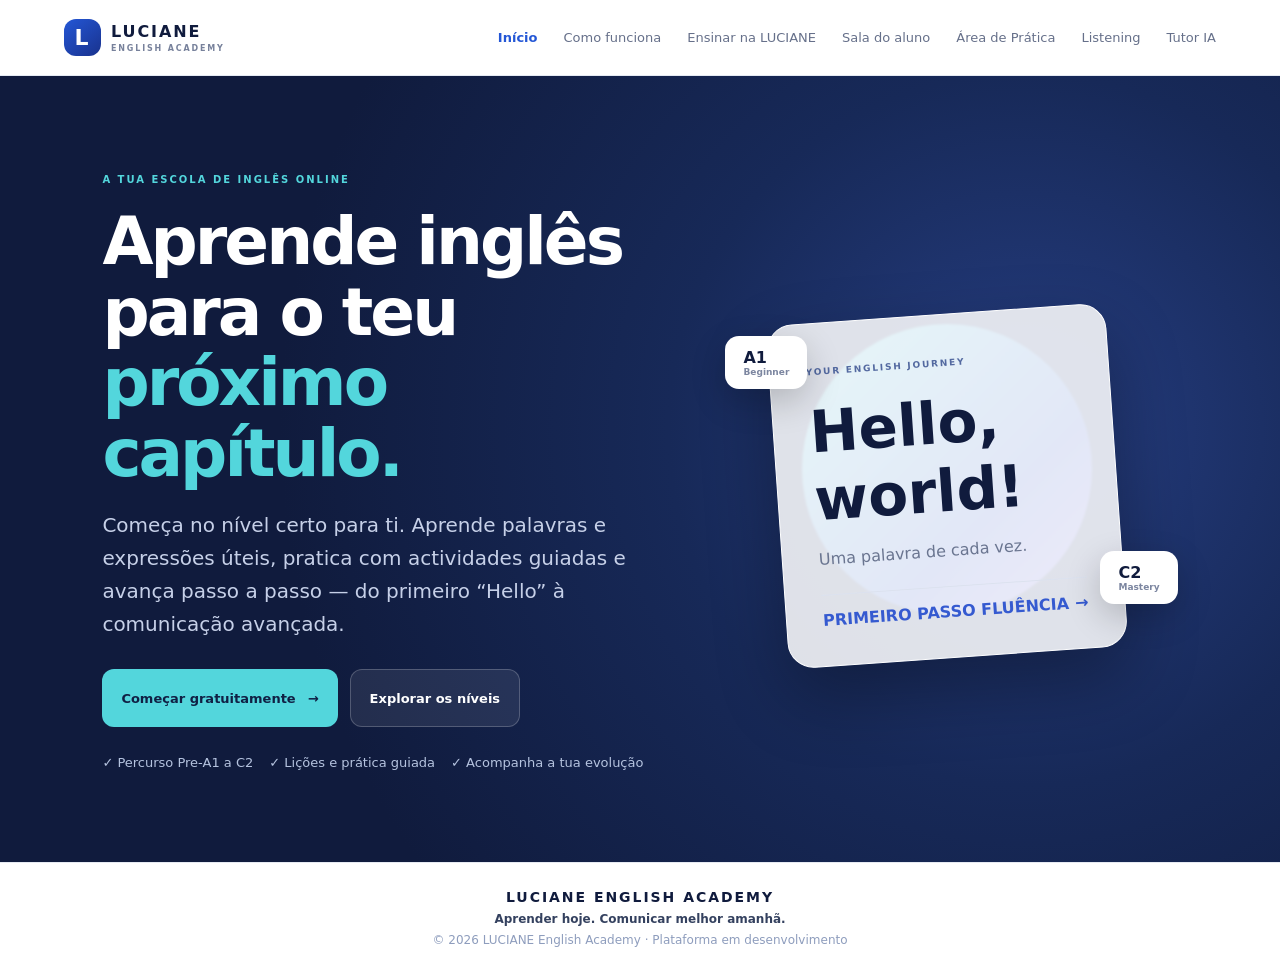
<file: index.html>
<!doctype html>
<html lang="pt"><head><meta charset="utf-8"><meta name="viewport" content="width=device-width,initial-scale=1"><meta name="theme-color" content="#101b3d"><meta name="description" content="LUCIANE English Academy — aprende inglês do Pre-A1 ao C2."><link rel="icon" href="./icon.svg" type="image/svg+xml"><link rel="stylesheet" href="./styles.css?v=656093"><title>LUCIANE English Academy</title><script>window.onRecaptchaLoad=function(){window.dispatchEvent(new Event("luciane-recaptcha-ready"));if(window.LUCIANErenderCaptcha)window.LUCIANErenderCaptcha();};window.addEventListener("luciane-recaptcha-error",function(){var m=document.getElementById("authMessage");if(m){m.textContent="O Google reCAPTCHA não conseguiu carregar. Verifica a chave e o domínio autorizado.";m.classList.add("error");}});</script><script src="https://www.google.com/recaptcha/enterprise.js?onload=onRecaptchaLoad&render=explicit" async defer onerror="window.dispatchEvent(new Event('luciane-recaptcha-error'))"></script><script id="wix-site-script" src="https://manage.wix.com/_api/headless-business-setup/v1/headless-business/site-script.js" data-client-id="f8571350-5712-4ad7-96fd-daf47f1cadb1" async></script></head><body>
<header class="topbar"><a class="brand" href="#inicio"><span class="brandmark">L</span><span>LUCIANE<small>ENGLISH ACADEMY</small></span></a><button class="menu" id="menu" type="button" aria-label="Abrir menu" aria-expanded="false">☰</button><nav id="nav"><a href="#inicio" class="active">Início</a><a href="#como-funciona">Como funciona</a><a href="#professor">Ensinar na LUCIANE</a><a href="#sala" data-private="true">Sala do aluno</a><a href="./practice-zone.html">Área de Prática</a><a href="./listening.html">Listening</a><a href="./tutor.html">Tutor IA</a></nav><a class="member-chip" id="memberNav" href="#conta" hidden><span class="member-dot"></span><span id="memberNavName">Minha conta</span></a></header>
<main><section id="inicio" class="hero"><div class="hero-copy"><span class="eyebrow">A TUA ESCOLA DE INGLÊS ONLINE</span><h1>Aprende inglês para o teu <em>próximo capítulo.</em></h1><p>Começa no nível certo para ti. Aprende palavras e expressões úteis, pratica com actividades guiadas e avança passo a passo — do primeiro “Hello” à comunicação avançada.</p><div class="actions"><a class="btn primary" href="#conta" id="heroJoin">Começar gratuitamente <b>→</b></a><a class="btn ghost" href="#cursos">Explorar os níveis</a></div><div class="trust"><span>✓ Percurso Pre-A1 a C2</span><span>✓ Lições e prática guiada</span><span>✓ Acompanha a tua evolução</span></div></div><div class="hero-art"><div class="orb"></div><div class="glass"><span class="tag">YOUR ENGLISH JOURNEY</span><strong>Hello, world!</strong><p>Uma palavra de cada vez.</p><div class="wave">PRIMEIRO PASSO <b>→</b> FLUÊNCIA</div></div><div class="float f1">A1 <small>Beginner</small></div><div class="float f2">C2 <small>Mastery</small></div></div></section>
<section id="memberDashboard" class="member-dashboard" hidden hidden><div class="member-dashboard-inner"><div><span class="eyebrow">ESPAÇO DO ALUNO</span><h2 id="dashboardWelcome">Bem-vindo à tua área.</h2><p>A tua sala de aula está pronta para continuar.</p></div><div class="dashboard-actions"><a class="btn primary" href="#aula" data-private="true">Entrar na sala de aula <b>→</b></a><a class="btn ghost" href="#progresso" data-private="true">Ver progresso</a></div></div></section><section id="sala" class="section student-room private-section" hidden><div class="section-head"><div><span class="eyebrow">ÁREA DE APRENDIZAGEM</span><h2>Sala do aluno</h2><p id="roomWelcome">Bem-vindo! Escolhe por onde queres continuar a aprender.</p></div><span class="pill">ÁREA PRIVADA</span></div><div class="room-grid"><a class="room-card" href="#cursos"><span>01</span><h3>Níveis</h3><p>Escolhe o teu nível de inglês, do Pre-A1 ao C2.</p><b>Explorar níveis →</b></a><a class="room-card" href="#aula"><span>02</span><h3>Aulas</h3><p>Entra nas lições organizadas de acordo com o teu nível.</p><b>Continuar aulas →</b></a><a class="room-card" href="#vocabulario"><span>03</span><h3>Exercícios</h3><p>Pratica o que aprendeste e testa os teus conhecimentos.</p><b>Praticar agora →</b></a><a class="room-card" href="#progresso"><span>04</span><h3>Progresso</h3><p>Acompanha os teus resultados e a tua evolução.</p><b>Ver progresso →</b></a><a class="room-card" href="./listening.html"><span>05</span><h3>Listening</h3><p>Treina a compreensão oral com aulas em áudio e materiais para ouvir e descarregar.</p><b>Ouvir inglês →</b></a></div></section><section class="section how-section" id="como-funciona" hidden><div class="section-head"><div><span class="eyebrow">A TUA EXPERIÊNCIA</span><h2>Um percurso claro. Pequenos passos. Mais confiança.</h2><p>Explora o programa, escolhe o teu ponto de partida e desenvolve as tuas competências com uma rotina de aprendizagem guiada.</p></div><span class="pill">COMEÇA AO TEU RITMO</span></div><div class="how-grid"><article class="how-card"><span>01</span><h3>Cria a tua conta</h3><p>Regista-te gratuitamente e prepara o teu espaço pessoal de aprendizagem.</p></article><article class="how-card"><span>02</span><h3>Escolhe o teu nível</h3><p>Encontra o ponto de partida certo, do primeiro contacto com o inglês à proficiência.</p></article><article class="how-card"><span>03</span><h3>Entra na sala de aula</h3><p>Segue as lições, pratica, responde aos desafios e acompanha o teu progresso.</p></article></div><div class="how-cta"><div><strong>O teu próximo capítulo começa com uma palavra.</strong><p>Cria a tua conta para desbloquear a sala de aula.</p></div><a class="btn primary" href="#conta">Aderir às aulas <b>→</b></a></div></section><section class="section" id="cursos" class="section" hidden><div class="section-head"><div><span class="eyebrow">PERCURSO COMPLETO</span><h2>Encontra o teu nível e começa a avançar.</h2><p>Descobre o que vais aprender em cada etapa antes de te inscreveres. O teu percurso começa onde estás hoje.</p></div><span class="pill">7 níveis · CEFR</span></div><div class="levels"><button class="level selected" data-level="Pre-A1"><span>01</span><b>Pre-A1</b><small>Primeiros passos</small></button><button class="level" data-level="A1"><span>02</span><b>A1</b><small>Iniciante</small></button><button class="level" data-level="A2"><span>03</span><b>A2</b><small>Elementar</small></button><button class="level" data-level="B1"><span>04</span><b>B1</b><small>Intermédio</small></button><button class="level" data-level="B2"><span>05</span><b>B2</b><small>Intermédio superior</small></button><button class="level" data-level="C1"><span>06</span><b>C1</b><small>Avançado</small></button><button class="level" data-level="C2"><span>07</span><b>C2</b><small>Proficiência</small></button></div><div class="level-preview" id="levelPreview" aria-live="polite" hidden><div class="preview-copy"><span class="eyebrow" id="previewEyebrow">O TEU PONTO DE PARTIDA</span><h3 id="previewTitle">Pre-A1 · Primeiros passos</h3><p id="previewIntro">Começa do zero, ganha confiança e aprende a usar as tuas primeiras palavras em inglês.</p><div class="preview-columns"><div><h4>O que vais aprender</h4><ul id="previewTopics"></ul></div><div><h4>Como vais aprender</h4><ul id="previewMethod"></ul></div></div><p class="preview-note" id="previewNote">Explora o percurso e escolhe o nível que combina contigo.</p><a class="btn primary" id="previewCta" href="#conta">Criar conta e começar <b>→</b></a></div><div class="preview-side"><span class="preview-number" id="previewNumber">01</span><span class="pill">PERCURSO CEFR</span><p>Um passo de cada vez. Aprende, pratica e acompanha a tua evolução.</p></div></div></section>
<section id="aula" class="section classroom private-section" hidden hidden><div class="section-head"><div><span class="eyebrow">SALA DE AULA</span><h2 id="lessonTitle">Pre-A1 · Cumprimentos</h2><p id="lessonDesc">Aprende a cumprimentar e a apresentar-te.</p></div><span class="pill">LIÇÃO 01</span></div><div class="lesson-picker" id="lessonPicker" aria-label="Lições Pre-A1"><button class="lesson-tab active" data-lesson="0">01 · Cumprimentos</button><button class="lesson-tab" data-lesson="1">02 · Apresentações</button><button class="lesson-tab" data-lesson="2">03 · Na sala de aula</button></div><div class="lesson-progress-strip"><div><span class="eyebrow">PERCURSO DE APRENDIZAGEM</span><strong id="lessonStage">ETAPA 01 · COMPREENDER</strong></div><div class="lesson-stage-track"><span></span><span></span><span></span><span></span></div><small id="lessonStageCaption">Estuda a matéria antes de avançar para a prática.</small></div><div class="lesson-content-grid"><article class="lesson-card lesson-theory"><div class="lesson-block-head"><span class="lesson-icon">✦</span><div><span class="eyebrow">01 · OBJECTIVOS DE APRENDIZAGEM</span><h3>O que vais conseguir fazer</h3></div></div><p id="lessonObjective">No final desta aula, vais conseguir utilizar as expressões e estruturas apresentadas.</p><div class="lesson-outcomes" id="lessonOutcomes"><button type="button" class="lesson-action" id="understandLesson">Compreender</button><button type="button" class="lesson-action" id="applyLesson">Aplicar</button><button type="button" class="lesson-action" id="classroomLesson">Sala de aula</button></div></article><article class="lesson-card lesson-grammar"><div class="lesson-block-head"><span class="lesson-icon">Aa</span><div><span class="eyebrow">02 · EXPLICAÇÃO DA MATÉRIA</span><h3>Gramática em contexto</h3></div></div><p id="lessonGrammar">Estuda a regra, observa o exemplo e repete a estrutura.</p><div class="grammar-example" id="grammarExample">I am a student. — Eu sou estudante.</div></article><article class="lesson-card lesson-culture"><div class="lesson-block-head"><span class="lesson-icon">◎</span><div><span class="eyebrow">03 · INGLÊS E CONHECIMENTO GERAL</span><h3>Angola em perspectiva</h3></div></div><p id="lessonCulture">Aprende inglês com exemplos ligados à realidade angolana.</p><span class="fact-label">SABER + LÍNGUA</span></article></div><div class="lesson-grid"><article class="lesson-card vocab-card"><div class="lesson-top"><span class="lesson-icon">✦</span><span class="pill light">04 · VOCABULÁRIO ESSENCIAL</span></div><span class="eyebrow" id="wordType">EXPRESSÃO</span><h3 id="word">Hello!</h3><p class="translation" id="translation">Olá!</p><p class="pronunciation" id="pronunciation">Pronúncia aproximada: he-lôu</p><p class="lesson-example" id="example">Hello, Ana!</p><button class="sound" id="speak">▶ Ouvir pronúncia</button><div class="divider"></div><div class="lesson-nav"><button class="btn ghost" id="previous" disabled>← Anterior</button><button class="btn primary" id="next">Próxima palavra →</button></div></article><aside class="side-card"><span class="eyebrow">A TUA META NESTA LIÇÃO</span><h3 id="goalText">Comunicar desde o primeiro dia.</h3><p>Segue esta sequência para consolidar a aprendizagem:</p><ol class="lesson-checklist"><li>Estuda a explicação</li><li>Aprende e pronuncia as palavras</li><li>Revê os exemplos</li><li>Resolve os exercícios</li></ol><a class="btn primary lesson-practice-link" href="#vocabulario">Começar exercícios →</a><span class="micro">A pronúncia é reproduzida com a voz disponível no teu dispositivo.</span></aside></div></section>
<section id="vocabulario" class="section private-section" hidden hidden><div class="section-head"><div><span class="eyebrow">TREINO DIÁRIO</span><h2>Pratica o vocabulário</h2><p>Escolhe a tradução correcta para consolidar a aprendizagem.</p></div></div><div class="quiz"><div class="quiz-meta"><span class="pill light">MINI DESAFIO</span><span id="qcount">Pergunta 1 de 3</span></div><h3 id="question">O que significa “Hello”?</h3><p class="quiz-hint" id="quizHint">Escolhe uma resposta e verifica.</p><div class="answers" id="answers"></div><p id="feedback" aria-live="polite"></p><button class="btn primary" id="check" disabled>Verificar resposta</button></div>
 <div class="final-assessment" id="finalAssessment">
   <div class="final-assessment-heading"><span class="eyebrow">ETAPA FINAL · PRE-A1</span><h3>Avaliação final do nível</h3><p>15 questões sobre gramática, vocabulário, leitura e conhecimentos gerais de Angola. Responde sem consultar as lições. A aprovação exige pelo menos 70%.</p></div>
   <div id="finalAssessmentIntro"><div class="final-assessment-facts"><span>15 questões</span><span>Nota de 0 a 100%</span><span>Mínimo: 70%</span></div><button class="btn primary" id="startFinalAssessment">Começar avaliação →</button></div>
   <div id="finalAssessmentPanel" hidden><div class="quiz-meta"><span class="pill light">AVALIAÇÃO PRE-A1</span><span id="finalQuestionCount">Questão 1 de 15</span></div><p class="final-area" id="finalArea">COMPETÊNCIA</p><h3 id="finalQuestion"></h3><div class="answers" id="finalAnswers"></div><p class="quiz-hint" id="finalFeedback" aria-live="polite">Selecciona uma resposta para continuar.</p><button class="btn primary" id="finalNext" type="button" disabled>Próxima questão →</button></div>
   <div id="finalAssessmentResult" hidden><span class="eyebrow">RESULTADO FINAL</span><h3 id="finalResultTitle"></h3><strong class="final-score" id="finalScore">0%</strong><p id="finalResultText"></p><div class="final-review" id="finalReview"></div><div id="certificateActions" class="certificate-actions" hidden><h4>O teu certificado está disponível!</h4><p>Parabéns pela aprovação. Podes imprimir ou guardar o certificado em PDF.</p><button class="btn primary" type="button" id="printCertificate">Emitir certificado Pre-A1 →</button><p class="certificate-message" id="certificateMessage" aria-live="polite"></p></div><button class="btn primary" type="button" id="retryFinalAssessment">Repetir avaliação</button></div>
 </div></section>
<section id="progresso" class="section progress-section private-section" hidden hidden><div class="section-head"><div><span class="eyebrow">A TUA EVOLUÇÃO</span><h2>O progresso começa com um passo</h2><p>As tuas respostas ficam guardadas neste dispositivo, mesmo sem internet.</p></div></div><div class="progress-grid"><div class="progress-card"><span class="metric" id="done">0</span><small>Respostas correctas</small></div><div class="progress-card"><span class="metric" id="streak">0</span><small>Sequência de acertos</small></div><div class="progress-card"><span class="metric" id="words">0</span><small>Palavras praticadas</small></div></div><div class="save-note">⌁ <span id="saveStatus">Progresso guardado localmente neste dispositivo.</span></div></section>
<section id="conta" class="section account-section" hidden>
  <div class="section-head"><div><span class="eyebrow">ÁREA PESSOAL</span><h2>A tua conta LUCIANE</h2><p>Cria a tua conta ou entra para acompanhar a tua jornada de aprendizagem.</p></div><span class="pill">ACESSO SEGURO</span></div>
  <div class="account-layout">
    <div class="account-card" id="authPanel">
      <div id="authIntro"><h3 id="authHeading">Bem-vindo à LUCIANE</h3><p id="authDescription">Entra na tua conta ou cria uma nova para fazer parte da academia.</p></div>
      <form id="authForm">
        <div id="nameFields" class="form-row" hidden><label>Nome próprio<input id="memberFirstName" autocomplete="given-name" maxlength="80"></label><label>Apelido<input id="memberLastName" autocomplete="family-name" maxlength="80"></label></div>
        <label>Email<input id="memberEmail" type="email" autocomplete="email" required maxlength="254" placeholder="teuemail@exemplo.com"></label>
        <label>Palavra-passe<input id="memberPassword" type="password" autocomplete="current-password" required minlength="8" maxlength="128" placeholder="Mínimo de 8 caracteres"></label>
        <div id="captchaArea" class="captcha-area"><div id="recaptchaWidget"></div><small>Confirma que não és um robô para criares a tua conta.</small></div>
        <button class="btn primary form-submit" id="authSubmit" type="submit">Entrar</button>
      </form>
      <div id="verifyPanel" hidden><p>Enviámos um código de verificação para o teu email. Introduz o código para concluir o registo.</p><label>Código de verificação<input id="verifyCode" inputmode="numeric" autocomplete="one-time-code" maxlength="12"></label><button class="btn primary form-submit" id="verifySubmit" type="button">Verificar email</button></div>
      <div id="pendingPanel" hidden><p class="notice">A tua conta foi criada e aguarda aprovação do administrador. Receberás acesso quando a aprovação estiver concluída.</p></div>
      <p class="form-message" id="authMessage" aria-live="polite"></p>
      <button class="text-button" id="authToggle" type="button">Ainda não tens conta? Criar conta</button>
      <div class="guest-access">
        <div class="guest-access-rule"></div>
        <span class="eyebrow">ACESSO TEMPORÁRIO</span>
        <h4>Entrar como convidada</h4>
        <p>Recebeste um código privado? Introduz aqui para acederes à sala de aprendizagem durante 7 dias.</p>
        <form id="guestAccessForm">
          <label for="guestAccessCode">Código de acesso</label>
          <input id="guestAccessCode" type="text" autocomplete="one-time-code" maxlength="20" placeholder="Introduz o teu código" required>
          <button class="btn primary form-submit" type="submit" id="guestAccessSubmit">Validar acesso</button>
        </form>
        <p class="form-message" id="guestAccessMessage" aria-live="polite"></p>
      </div>
    </div>
    <div class="account-card profile-card" id="memberPanel" hidden>
      <span class="eyebrow">PERFIL DO ALUNO</span><h3 id="memberWelcome">Olá!</h3><p id="memberProfileEmail"></p><p>A tua aprendizagem continua disponível nesta plataforma. O progresso das lições já realizadas permanece guardado neste dispositivo.</p><button class="btn ghost" id="logoutButton" type="button">Terminar sessão</button>
    </div>
    <aside class="account-aside"><span class="lesson-icon">✦</span><h3>Uma conta. Uma jornada.</h3><p>Usa o mesmo acesso para te identificares na academia e, se tiveres experiência de ensino, apresentares uma candidatura a professor.</p><small>As palavras-passe são processadas pela autenticação segura Wix; não são guardadas pela LUCIANE English Academy.</small></aside>
  </div>
</section>
<section id="professor" class="section teacher-section" hidden>
  <div class="section-head"><div><span class="eyebrow">FAZ PARTE DA EQUIPA</span><h2>Ensina com a LUCIANE</h2><p>Estamos a construir uma comunidade de professores de inglês comprometidos com uma aprendizagem de qualidade.</p></div><span class="pill">CANDIDATURA</span></div>
  <div class="teacher-card">
    <div id="teacherLocked"><h3>Queres ensinar na LUCIANE?</h3><p>Entra ou cria uma conta para submeter a tua candidatura. Cada candidatura fica pendente até ser analisada pela administração.</p><a class="btn primary" href="#conta">Entrar ou criar conta</a></div>
    <form id="teacherForm" hidden>
      <div class="form-row"><label>Nome completo<input id="teacherName" required maxlength="120"></label><label>Email de contacto<input id="teacherEmail" type="email" required maxlength="254"></label></div>
      <div class="form-row"><label>Telefone / WhatsApp<input id="teacherPhone" type="tel" required maxlength="40"></label><label>Qualificações<input id="teacherQualification" required maxlength="240" placeholder="Certificados, formação, nível de inglês…"></label></div>
      <label>Experiência de ensino<textarea id="teacherExperience" required maxlength="2000" rows="3" placeholder="Descreve a tua experiência…"></textarea></label>
      <label>Motivação<textarea id="teacherMotivation" required maxlength="2000" rows="3" placeholder="Por que gostarias de ensinar na LUCIANE?"></textarea></label>
      <button class="btn primary" id="teacherSubmit" type="submit">Enviar candidatura</button><p class="form-message" id="teacherMessage" aria-live="polite"></p>
    </form>
  </div>
</section>
<section id="administracao" class="section admin-section" hidden hidden>
  <div class="section-head"><div><span class="eyebrow">GESTÃO DA ACADEMIA</span><h2>Centro de administração</h2><p>Ferramentas de gestão da LUCIANE English Academy.</p></div><span class="pill">ACESSO WIX</span></div>
  <div class="admin-notice"><span class="admin-lock">⌑</span><div><strong>Área reservada à administração</strong><p>Os controlos abaixo abrem o painel oficial Wix. É necessário iniciar sessão com uma conta que tenha permissões de administrador do site. A página pública não recebe nem guarda credenciais administrativas.</p></div></div>
  <div class="admin-grid">
    <article class="admin-card"><span class="admin-icon">✉</span><span class="eyebrow">RECRUTAMENTO</span><h3>Candidaturas a professor</h3><p>Consultar candidaturas, analisar qualificações e actualizar o estado de cada pedido.</p><a class="btn primary" href="https://manage.wix.com/dashboard/23cbe645-892e-47fd-a54a-a80ee66711d9/wix-cms/data/TeacherApplications" target="_blank" rel="noopener">Gerir candidaturas <b>↗</b></a></article>
    <article class="admin-card"><span class="admin-icon">▦</span><span class="eyebrow">CONTEÚDOS E DADOS</span><h3>Gestor de colecções</h3><p>Gerir as colecções CMS da academia, incluindo dados de candidaturas e futuros conteúdos.</p><a class="btn ghost" href="https://manage.wix.com/dashboard/23cbe645-892e-47fd-a54a-a80ee66711d9/wix-cms" target="_blank" rel="noopener">Abrir gestor CMS <b>↗</b></a></article>
  </div>
  <p class="admin-footnote">A aprovação de um professor ainda não concede automaticamente permissões de ensino. Essa atribuição será implementada com controlo de acesso no servidor, antes de disponibilizar turmas ou ferramentas docentes.</p>
</section></main>
<footer class="site-footer"><a class="footer-brand" href="#inicio"><strong>LUCIANE ENGLISH ACADEMY</strong></a><p>Aprender hoje. Comunicar melhor amanhã.</p><small>© 2026 LUCIANE English Academy · Plataforma em desenvolvimento</small></footer><script id="luciane-auth-fallback">(function(){window.__lucianeAppReady=false;window.addEventListener('error',function(e){var m=document.getElementById('authMessage');if(m&&!window.__lucianeAppReady){m.textContent='A aplicação encontrou um erro ao iniciar ('+(e.message||'JavaScript')+'). Actualiza a página; se continuar, envia esta mensagem ao suporte.';m.classList.add('error');}});document.addEventListener('click',function(e){var b=e.target.closest('#authToggle');if(!b||window.__lucianeAppReady)return;e.preventDefault();var f=document.getElementById('authForm'),n=document.getElementById('nameFields'),c=document.getElementById('captchaArea'),h=document.getElementById('authHeading'),d=document.getElementById('authDescription'),s=document.getElementById('authSubmit'),m=document.getElementById('authMessage');var registering=b.dataset.fallbackMode!=='register';b.dataset.fallbackMode=registering?'register':'login';if(n)n.hidden=!registering;if(c)c.hidden=!registering;if(h)h.textContent=registering?'Cria a tua conta LUCIANE':'Bem-vindo à LUCIANE';if(d)d.textContent=registering?'Preenche os dados para começares a tua jornada.':'Entra para aceder à tua área pessoal.';if(s)s.textContent=registering?'Criar conta':'Entrar';b.textContent=registering?'Já tens conta? Entrar':'Ainda não tens conta? Criar conta';if(m){m.textContent='';m.classList.remove('error');}});})();</script>
<script src="./app.js?v=20261125-loginfix4" defer></script>
<!-- LUCIANE NAVIGATION RECOVERY -->
<script>
(function(){
  function showSection(hash){
    var id=(hash||"#inicio").slice(1);
    var target=document.getElementById(id);
    if(["sala","aula","vocabulario","progresso"].indexOf(id)>=0){
      var member=document.getElementById("memberNav");
      if(!member || member.hidden){id="conta";hash="#conta";target=document.getElementById(id);}
    }
    document.querySelectorAll("main > section").forEach(function(section){section.hidden=section.id!==id;});
    if(!target || !target.matches("main > section")){
      document.querySelectorAll("main > section").forEach(function(section){section.hidden=section.id!=="inicio";});
    }
    document.querySelectorAll("#nav a").forEach(function(link){link.classList.toggle("active",link.getAttribute("href")===(hash||"#inicio"));});
    var nav=document.getElementById("nav");if(nav)nav.classList.remove("open");
    if(hash && location.hash!==hash)history.replaceState(null,"",hash);
    window.scrollTo(0,0);
  }
  document.addEventListener("click",function(event){
    var menu=event.target.closest("#menu");
    if(menu){event.preventDefault();event.stopImmediatePropagation();var nav=document.getElementById("nav");if(nav){var opened=!nav.classList.contains("open");nav.classList.toggle("open",opened);menu.setAttribute("aria-expanded",String(opened));menu.setAttribute("aria-label",opened?"Fechar menu":"Abrir menu");}return;}
    var link=event.target.closest("a[href^='#']");if(!link)return;
    var href=link.getAttribute("href");if(!href || !document.getElementById(href.slice(1)))return;
    event.preventDefault();showSection(href);
  },true);
  window.addEventListener("hashchange",function(){showSection(location.hash||"#inicio");});
  if(document.readyState==="loading")document.addEventListener("DOMContentLoaded",function(){showSection(location.hash||"#inicio");});
  else showSection(location.hash||"#inicio");
})();
</script>


</body></html>
</file>
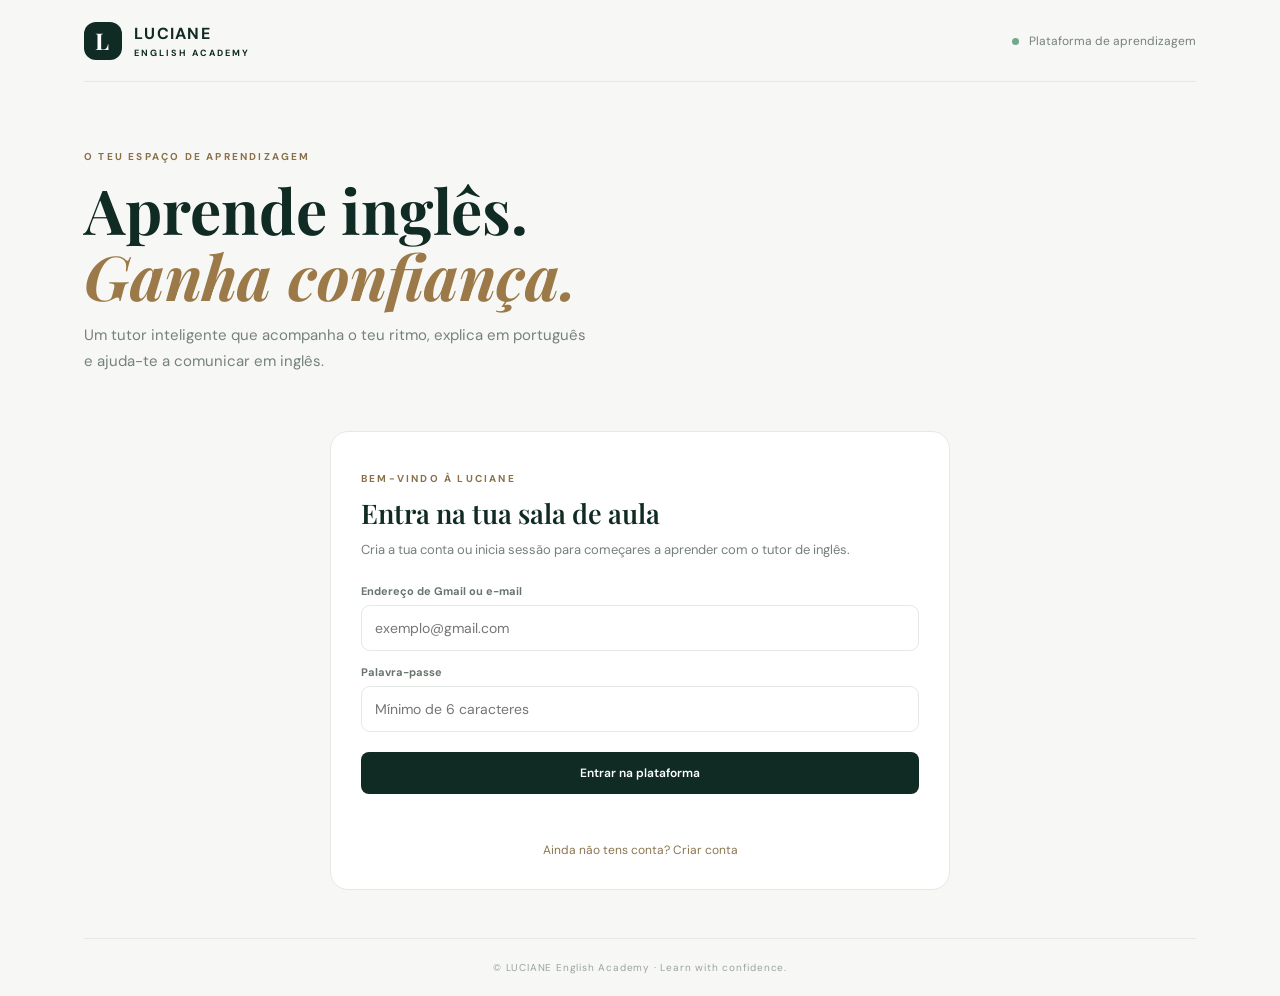
<file: tutor/index.html>
<!doctype html>
<html lang="pt">
<head>
  <meta charset="utf-8">
  <meta name="viewport" content="width=device-width, initial-scale=1">
  <meta name="theme-color" content="#102a24">
  <title>LUCIANE English Academy · AI Tutor</title>
  <link rel="stylesheet" href="./styles.css">
</head>
<body>
  <main class="shell">
    <header class="topbar">
      <a class="brand" href="#"><span class="brand-mark">L</span><span>LUCIANE <small>ENGLISH ACADEMY</small></span></a>
      <span class="status" id="status"><i></i> Plataforma de aprendizagem</span>
    </header>
    <section class="hero">
      <p class="eyebrow">O TEU ESPAÇO DE APRENDIZAGEM</p>
      <h1>Aprende inglês.<br><em>Ganha confiança.</em></h1>
      <p class="intro">Um tutor inteligente que acompanha o teu ritmo, explica em português e ajuda-te a comunicar em inglês.</p>
    </section>

    <section class="auth-panel" id="authPanel">
      <div class="auth-copy"><p class="eyebrow">BEM-VINDO À LUCIANE</p><h2 id="authTitle">Entra na tua sala de aula</h2><p>Cria a tua conta ou inicia sessão para começares a aprender com o tutor de inglês.</p></div>
      <form id="authForm">
        <label for="fullName" id="nameLabel" hidden>Nome completo</label>
        <input id="fullName" type="text" autocomplete="name" placeholder="O teu nome" hidden>
        <label for="email">Endereço de Gmail ou e-mail</label>
        <input id="email" type="email" autocomplete="email" placeholder="exemplo@gmail.com" required>
        <label for="password">Palavra-passe</label>
        <input id="password" type="password" autocomplete="current-password" placeholder="Mínimo de 6 caracteres" minlength="6" required>
        <button class="send auth-submit" id="authSubmit" type="submit">Entrar na plataforma</button>
        <p class="auth-error" id="authError" role="alert"></p>
      </form>
      <button class="auth-switch" id="authSwitch" type="button">Ainda não tens conta? Criar conta</button>
    </section>

    <section class="workspace" id="workspace" hidden>
      <aside class="settings">
        <div class="account-row"><span id="studentName">Aluno</span><button id="logout" class="clear">Sair</button></div>
        <h2>Personaliza a aula</h2>
        <label for="level">O teu nível</label>
        <select id="level">
          <option>Pre-A1 · Iniciante absoluto</option><option>A1 · Iniciante</option><option>A2 · Elementar</option><option selected>B1 · Intermédio</option><option>B2 · Intermédio superior</option><option>C1 · Avançado</option><option>C2 · Proficiência</option>
        </select>
        <label for="language">Idioma das explicações</label>
        <select id="language"><option value="pt">Português</option><option value="en">English</option></select>
        <div class="skill-title">Praticar</div>
        <div class="skills">
          <button class="skill active" data-mode="conversation">Conversação</button>
          <button class="skill" data-mode="grammar">Gramática</button>
          <button class="skill" data-mode="vocabulary">Vocabulário</button>
          <button class="skill" data-mode="writing">Escrita</button>
          <button class="skill" data-mode="listening">Compreensão oral</button>
        </div>
        <a class="arena-entry" href="./arena.html"><span>⚔</span><span><strong>ENGLISH WAR ARENA</strong><small>Treino intensivo · 6 campos de batalha</small></span><b>→</b></a>
        <div class="tip"><strong>Dica de aprendizagem</strong><p>Não tenhas medo de errar. Cada correcção é um passo em frente.</p></div>
      </aside>
      <section class="chat-panel">
        <div class="chat-head"><div><strong id="modeTitle">Conversação em inglês</strong><small id="modeSub">Pratica ao teu ritmo · Nível B1</small></div><button id="clear" class="clear">Nova aula ↗</button></div>
        <div id="messages" class="messages" aria-live="polite">
          <div class="message tutor"><span class="avatar">L</span><div><small>LUCIANE AI TUTOR</small><p>Hello! 👋 I'm your English tutor. Tell me about yourself or ask me anything. I can explain in Portuguese whenever you need.</p><p class="translation">Olá! Sou o teu tutor de inglês. Fala-me sobre ti ou pergunta o que quiseres.</p></div></div>
        </div>
        <div class="composer">
          <textarea id="prompt" rows="2" placeholder="Escreve a tua mensagem em inglês ou português..."></textarea>
          <div class="composer-actions"><button id="voice" class="icon-btn" title="Ditado por voz" aria-label="Ditado por voz">🎙</button><span id="hint">Enter para enviar · Shift + Enter para nova linha</span><button id="send" class="send">Enviar ↑</button></div>
        </div>
        <p class="disclaimer" id="disclaimer">As respostas são geradas pelo tutor de inteligência artificial.</p>
      </section>
    </section>
    <footer>© LUCIANE English Academy · Learn with confidence.</footer>
  </main>
  <script type="module" src="./app.js"></script>
</body>
</html>
</file>
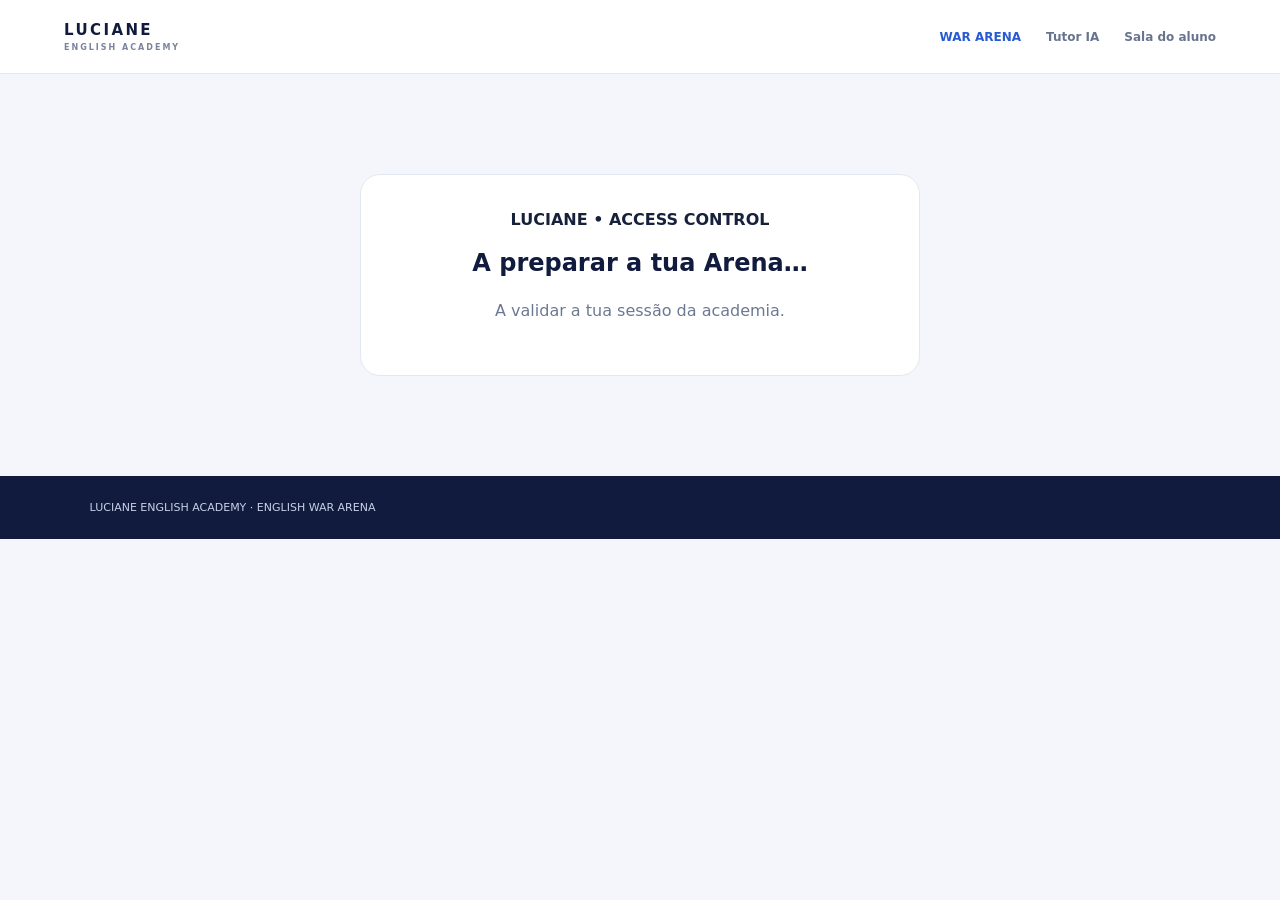
<file: arena.html>
<!doctype html><html lang="pt"><head><meta charset="utf-8"><meta name="viewport" content="width=device-width,initial-scale=1"><meta name="theme-color" content="#101b3d"><title>English War Arena | LUCIANE English Academy</title><link rel="stylesheet" href="./arena.css"><script id="wix-site-script" src="https://manage.wix.com/_api/headless-business-setup/v1/headless-business/site-script.js" data-client-id="f8571350-5712-4ad7-96fd-daf47f1cadb1" async></script></head><body>
<header class="top"><a class="brand" href="./index.html">LUCIANE<small>ENGLISH ACADEMY</small></a><nav><a class="current" href="./arena.html">WAR ARENA</a><a href="./tutor.html">Tutor IA</a><a href="./index.html#sala">Sala do aluno</a></nav></header>
<div id="checking" class="gate"><b>LUCIANE • ACCESS CONTROL</b><h2>A preparar a tua Arena…</h2><p>A validar a tua sessão da academia.</p></div><div id="loginGate" class="gate" hidden><b>ÁREA RESERVADA</b><h2>Entra na tua conta LUCIANE</h2><p>Usa a tua conta habitual da academia para entrar na zona de treino.</p><a class="cta" href="./index.html#conta">Entrar na minha conta</a></div>
<main id="app" hidden><section class="hero"><div><span class="eyebrow">DISCIPLINA • REPETIÇÃO • RESULTADOS</span><h1>ENGLISH<br><em>WAR ARENA</em></h1><p>Um campo de treino intensivo para compreender, falar, ler, escrever e dominar o inglês através da prática constante.</p><div class="hero-tags">01 ESCOLHE A PORTA　/　02 TREINA COM MÉTODO　/　03 SUPERA O TEU NÍVEL</div></div><div class="sigil">⚔<small>TRAIN HARD. SPEAK BETTER.</small></div></section>
<section id="intro" class="intro"><div><span class="eyebrow">A TUA ZONA DE COMBATE</span><h2>Escolhe o teu campo de treino.</h2><p>Cada tema abre uma sala própria com aprendizagem guiada, pronúncia, exemplos, leitura, desafios e testes cronometrados.</p></div><div class="points"><b id="totalPoints">0</b><small>PONTOS CONQUISTADOS</small></div></section>
<section id="doors" class="doors">
<button class="door adj" data-topic="adjectives"><small>01 / WORD CLASS</small><i>✦</i><h3>Adjectivos</h3><p>Descrever pessoas, lugares, emoções e situações com precisão.</p><b>ENTRAR NO TREINO　↗</b></button>
<button class="door noun" data-topic="nouns"><small>02 / WORD CLASS</small><i>▣</i><h3>Substantivos</h3><p>Nomes, plural, contáveis, incontáveis e contexto real.</p><b>ENTRAR NO TREINO　↗</b></button>
<button class="door pron" data-topic="pronouns"><small>03 / WORD CLASS</small><i>◉</i><h3>Pronomes</h3><p>Sujeito, objecto, possessivos, reflexivos e relativos.</p><b>ENTRAR NO TREINO　↗</b></button>
<button class="door verb" data-topic="verbs"><small>04 / WORD CLASS</small><i>↗</i><h3>Verbos</h3><p>Regulares e irregulares, tempos e construção de frases.</p><b>ENTRAR NO TREINO　↗</b></button>
<button class="door prep" data-topic="prepositions"><small>05 / WORD CLASS</small><i>⌖</i><h3>Preposições</h3><p>Tempo, lugar, movimento e relações entre palavras.</p><b>ENTRAR NO TREINO　↗</b></button>
<button class="door mix" data-topic="mixture"><small>06 / SPECIAL OPERATIONS</small><i>⚡</i><h3>The Mixture</h3><p>Operações mistas: interpretação, contexto, textos, correcção e raciocínio linguístico. Não é repetição dos módulos.</p><b>ENTRAR NA OPERAÇÃO　↗</b></button>
</section>
<section class="method"><span class="eyebrow">MÉTODO DE TREINO</span><div><p><b>01 · APRENDER</b>Significado, pronúncia, estrutura e formas de uso.</p><p><b>02 · APLICAR</b>Quatro exemplos contextualizados e frases próprias.</p><p><b>03 · INVESTIGAR</b>Textos para ler, localizar palavras e interpretar sentidos.</p><p><b>04 · COMBATER</b>Desafios, cronómetro, pontuação e revisão de erros.</p></div></section>
<section id="room" hidden><div class="room-head"><button id="back">← TODAS AS PORTAS</button><span class="eyebrow">LUCIANE WAR ARENA / TRAINING ROOM</span><h2 id="roomTitle"></h2><p id="roomDesc"></p><small id="roomCount"></small></div><div class="tabs"><button class="tab active" data-panel="learn">APRENDER</button><button class="tab" data-panel="practice">PRATICAR</button><button class="tab" data-panel="reading">LEITURA & CAÇA</button><button class="tab" data-panel="battle">TESTE DE GUERRA</button></div>
<div id="learn" class="panel"><div class="learn-grid"><article class="wordbox"><small>PALAVRA EM FOCO</small><h3 id="word"></h3><div class="pron"><span id="say"></span><button id="speak">▶ OUVIR</button></div><h4 id="meaning"></h4><p id="usage"></p><div id="examples"></div><footer class="word-nav"><button id="prev">← Anterior</button><span id="wordIndex"></span><button id="next">Seguinte →</button></footer></article><aside class="lesson"><small>MISSÃO DE DOMÍNIO</small><h3>Aprender para usar</h3><p id="mission"></p><div class="note">Lê os quatro exemplos em voz alta. Observa a estrutura e cria uma frase verdadeira sem consultar a tradução.</div></aside></div></div>
<div id="practice" class="panel" hidden><div class="panel-head"><div><small>PRECISION TRAINING</small><h3 id="practiceTitle">Meaning Challenge</h3><p id="practiceHelp">Escolhe a resposta correcta.</p></div><b id="timer">02:00</b></div><div class="challenge"><small id="qNo">DESAFIO 01</small><h3 id="question"></h3><div id="options" class="options"></div><p id="feedback"></p><button id="nextQuestion" class="cta">PRÓXIMO DESAFIO →</button><button id="clockStart" class="outline">INICIAR CRONÓMETRO</button></div><div class="drills"><button data-drill="meaning" class="active">SIGNIFICADO</button><button data-drill="usage">USO CORRECTO</button><button data-drill="gap">COMPLETAR FRASE</button><button data-drill="listening">OUVIR E IDENTIFICAR</button></div></div>
<div id="reading" class="panel" hidden><small>READING LAB</small><h3>Read. Search. Understand.</h3><p id="text" class="reading-text"></p><p class="muted">Missão: encontra a palavra indicada no texto.</p><h4 id="find"></h4><div id="hunt" class="options"></div><p id="huntFeedback"></p><h4 id="comprehension"></h4><div id="comprehensionOptions" class="options"></div></div>
<div id="battle" class="panel" hidden><div class="battle"><small>WAR MODE / TIME ATTACK</small><h3>Prova a tua resistência.</h3><p>Responde ao maior número de desafios em três minutos. Cada acerto soma pontos; os erros ficam para revisão.</p><div class="battle-stats"><div><b id="battleTime">03:00</b><small>TEMPO</small></div><div><b id="battleScore">0</b><small>PONTOS</small></div><div><b id="battleHits">0</b><small>ACERTOS</small></div></div><button id="startBattle" class="cta">INICIAR OPERAÇÃO</button></div><div id="battleQuestion" class="challenge" hidden><small id="battleRound"></small><h3 id="battlePrompt"></h3><div id="battleOptions" class="options"></div><p id="battleFeedback"></p></div></div>
</section></main><footer class="sitefoot">LUCIANE ENGLISH ACADEMY · ENGLISH WAR ARENA</footer><script src="./arena.js" defer></script></body></html>
</file>
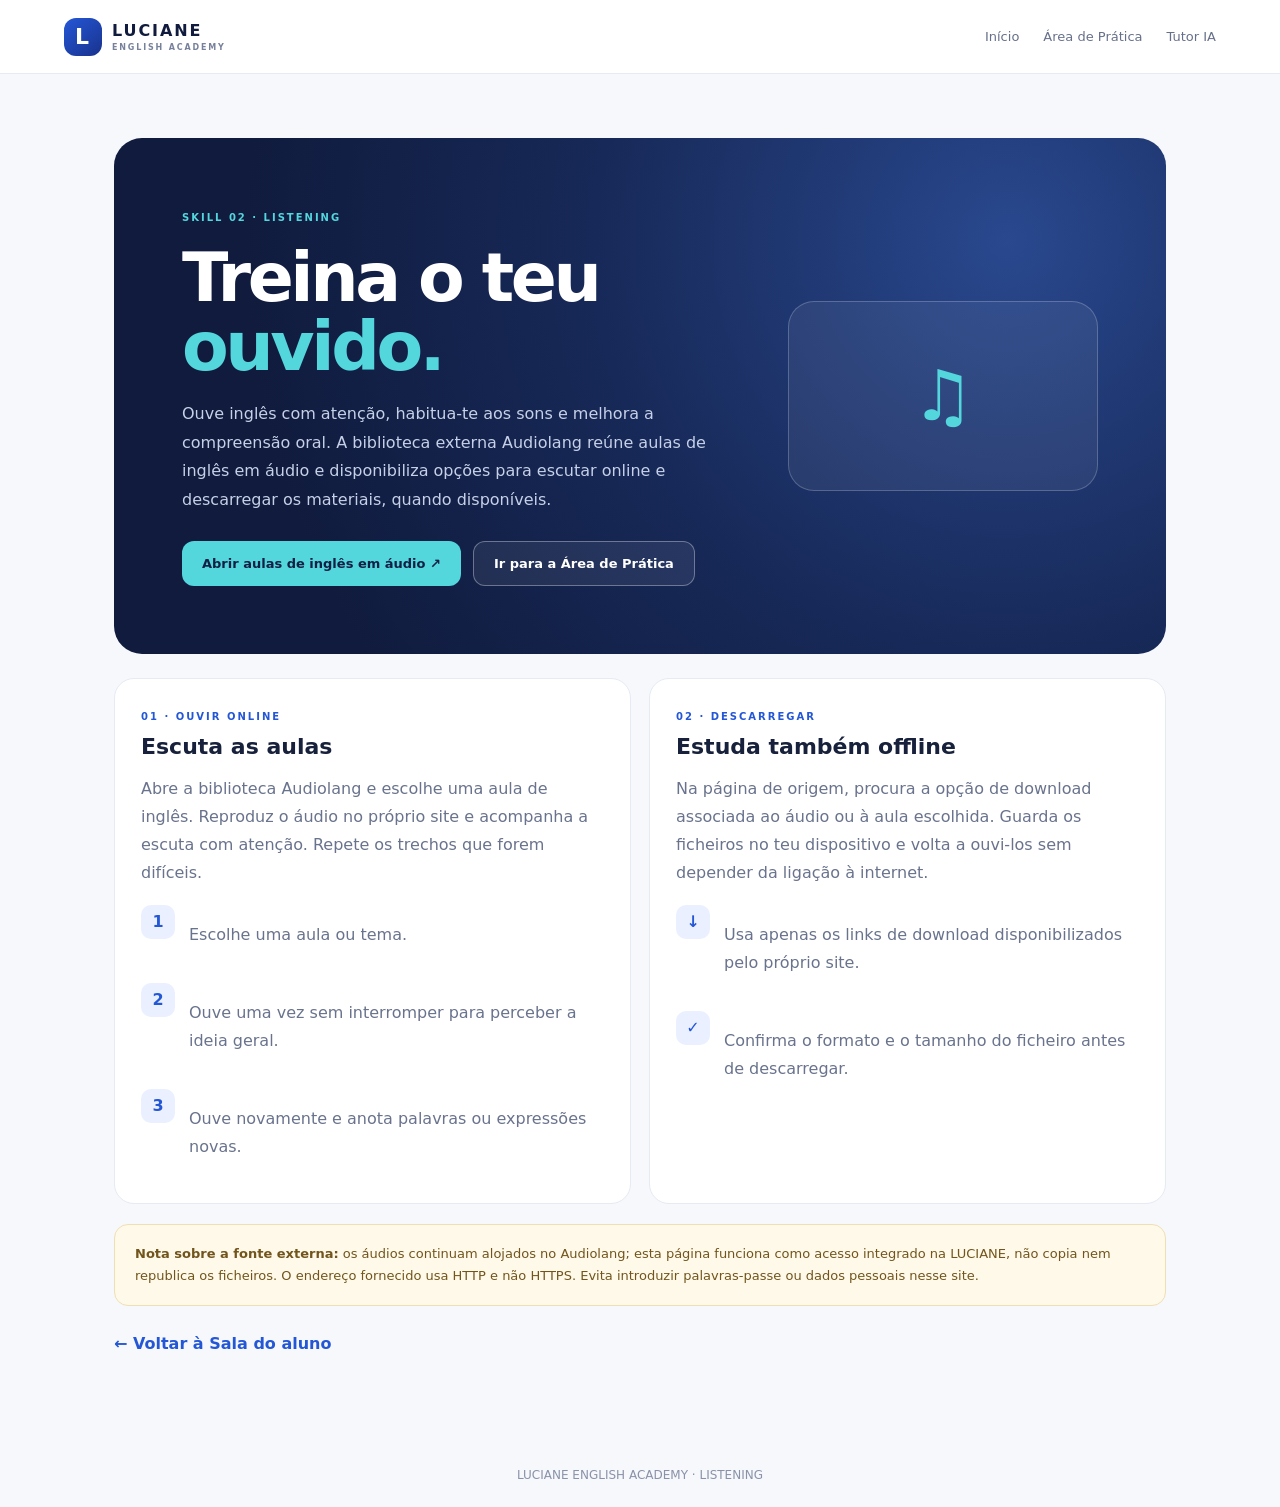
<file: listening.html>
<!doctype html>
<html lang="pt">
<head>
<meta charset="utf-8">
<meta name="viewport" content="width=device-width,initial-scale=1">
<meta name="theme-color" content="#101b3d">
<meta name="description" content="LUCIANE English Academy — Listening: aulas de inglês em áudio para ouvir e estudar.">
<title>Listening | LUCIANE English Academy</title>
<style>
:root{--navy:#101b3d;--blue:#2457d6;--cyan:#53d6dc;--ink:#18213b;--muted:#69738d;--paper:#f6f8fc;--line:#e5eaf3}
*{box-sizing:border-box}body{margin:0;background:var(--paper);color:var(--ink);font-family:Inter,system-ui,-apple-system,"Segoe UI",sans-serif}
header{height:74px;background:#fff;border-bottom:1px solid var(--line);display:flex;align-items:center;justify-content:space-between;padding:0 max(5vw,22px)}
.brand{display:flex;align-items:center;gap:10px;color:var(--navy);text-decoration:none;font-weight:900;letter-spacing:.12em}.mark{width:38px;height:38px;border-radius:12px;background:linear-gradient(140deg,var(--blue),#19328d);color:#fff;display:grid;place-items:center;font-size:22px}.brand small{display:block;font-size:8px;letter-spacing:.23em;color:#77819b;margin-top:3px}
nav{display:flex;gap:24px}nav a{color:#66708a;text-decoration:none;font-size:13px}
main{max-width:1100px;margin:auto;padding:64px 24px 90px}.eyebrow{font-size:10px;letter-spacing:.2em;font-weight:800;color:var(--blue)}
.hero{background:radial-gradient(circle at 85% 20%,#29488e,#172958 42%,var(--navy) 78%);color:#fff;border-radius:28px;padding:clamp(30px,6vw,68px);display:grid;grid-template-columns:1.3fr .7fr;gap:30px;align-items:center}
h1{font-size:clamp(42px,6vw,68px);line-height:1.02;letter-spacing:-.05em;margin:18px 0}h1 em{font-style:normal;color:var(--cyan)}.hero p{color:#c6d0e8;line-height:1.8;max-width:620px}
.sound-art{height:190px;border:1px solid #ffffff35;border-radius:26px;background:#ffffff10;display:grid;place-items:center;font-size:70px;color:var(--cyan)}
.actions{display:flex;flex-wrap:wrap;gap:12px;margin-top:26px}.btn{display:inline-flex;align-items:center;justify-content:center;padding:14px 20px;border-radius:12px;text-decoration:none;font-size:13px;font-weight:800}.primary{background:var(--cyan);color:#102044}.secondary{border:1px solid #ffffff55;color:#fff;background:#ffffff12}
.content{display:grid;grid-template-columns:1fr 1fr;gap:18px;margin-top:24px}.card{background:#fff;border:1px solid var(--line);border-radius:20px;padding:26px}.card h2{font-size:22px;margin:10px 0}.card p{color:var(--muted);line-height:1.75}.step{display:flex;gap:14px;margin-top:18px}.num{flex:0 0 34px;height:34px;border-radius:10px;background:#eaf0ff;color:var(--blue);display:grid;place-items:center;font-weight:900}
.notice{margin-top:20px;padding:18px 20px;border:1px solid #f0dfb3;background:#fff9e9;border-radius:14px;color:#71551c;font-size:13px;line-height:1.7}.back{display:inline-block;margin-top:28px;color:var(--blue);font-weight:800;text-decoration:none}
footer{text-align:center;color:#8992a8;font-size:12px;padding:25px}
@media(max-width:720px){header{height:auto;min-height:68px;gap:12px}nav{gap:12px}nav a{font-size:11px}.hero{grid-template-columns:1fr}.sound-art{height:120px}.content{grid-template-columns:1fr}main{padding:28px 16px 60px}}
</style>
</head>
<body>
<header><a class="brand" href="./index.html"><span class="mark">L</span><span>LUCIANE<small>ENGLISH ACADEMY</small></span></a><nav><a href="./index.html">Início</a><a href="./practice-zone.html">Área de Prática</a><a href="./tutor.html">Tutor IA</a></nav></header>
<main>
<section class="hero">
<div><span class="eyebrow" style="color:var(--cyan)">SKILL 02 · LISTENING</span><h1>Treina o teu <em>ouvido.</em></h1><p>Ouve inglês com atenção, habitua-te aos sons e melhora a compreensão oral. A biblioteca externa Audiolang reúne aulas de inglês em áudio e disponibiliza opções para escutar online e descarregar os materiais, quando disponíveis.</p><div class="actions"><a class="btn primary" href="http://audiolang.info/pt/aulas-de-ingles-em-audio-escute-online/" target="_blank" rel="noopener noreferrer">Abrir aulas de inglês em áudio ↗</a><a class="btn secondary" href="./practice-zone.html">Ir para a Área de Prática</a></div></div>
<div class="sound-art" aria-hidden="true">♫</div>
</section>
<section class="content">
<article class="card"><span class="eyebrow">01 · OUVIR ONLINE</span><h2>Escuta as aulas</h2><p>Abre a biblioteca Audiolang e escolhe uma aula de inglês. Reproduz o áudio no próprio site e acompanha a escuta com atenção. Repete os trechos que forem difíceis.</p><div class="step"><span class="num">1</span><p>Escolhe uma aula ou tema.</p></div><div class="step"><span class="num">2</span><p>Ouve uma vez sem interromper para perceber a ideia geral.</p></div><div class="step"><span class="num">3</span><p>Ouve novamente e anota palavras ou expressões novas.</p></div></article>
<article class="card"><span class="eyebrow">02 · DESCARREGAR</span><h2>Estuda também offline</h2><p>Na página de origem, procura a opção de download associada ao áudio ou à aula escolhida. Guarda os ficheiros no teu dispositivo e volta a ouvi-los sem depender da ligação à internet.</p><div class="step"><span class="num">↓</span><p>Usa apenas os links de download disponibilizados pelo próprio site.</p></div><div class="step"><span class="num">✓</span><p>Confirma o formato e o tamanho do ficheiro antes de descarregar.</p></div></article>
</section>
<div class="notice"><strong>Nota sobre a fonte externa:</strong> os áudios continuam alojados no Audiolang; esta página funciona como acesso integrado na LUCIANE, não copia nem republica os ficheiros. O endereço fornecido usa HTTP e não HTTPS. Evita introduzir palavras-passe ou dados pessoais nesse site.</div>
<a class="back" href="./index.html#sala">← Voltar à Sala do aluno</a>
</main>
<footer>LUCIANE ENGLISH ACADEMY · LISTENING</footer>
</body></html>
</file>
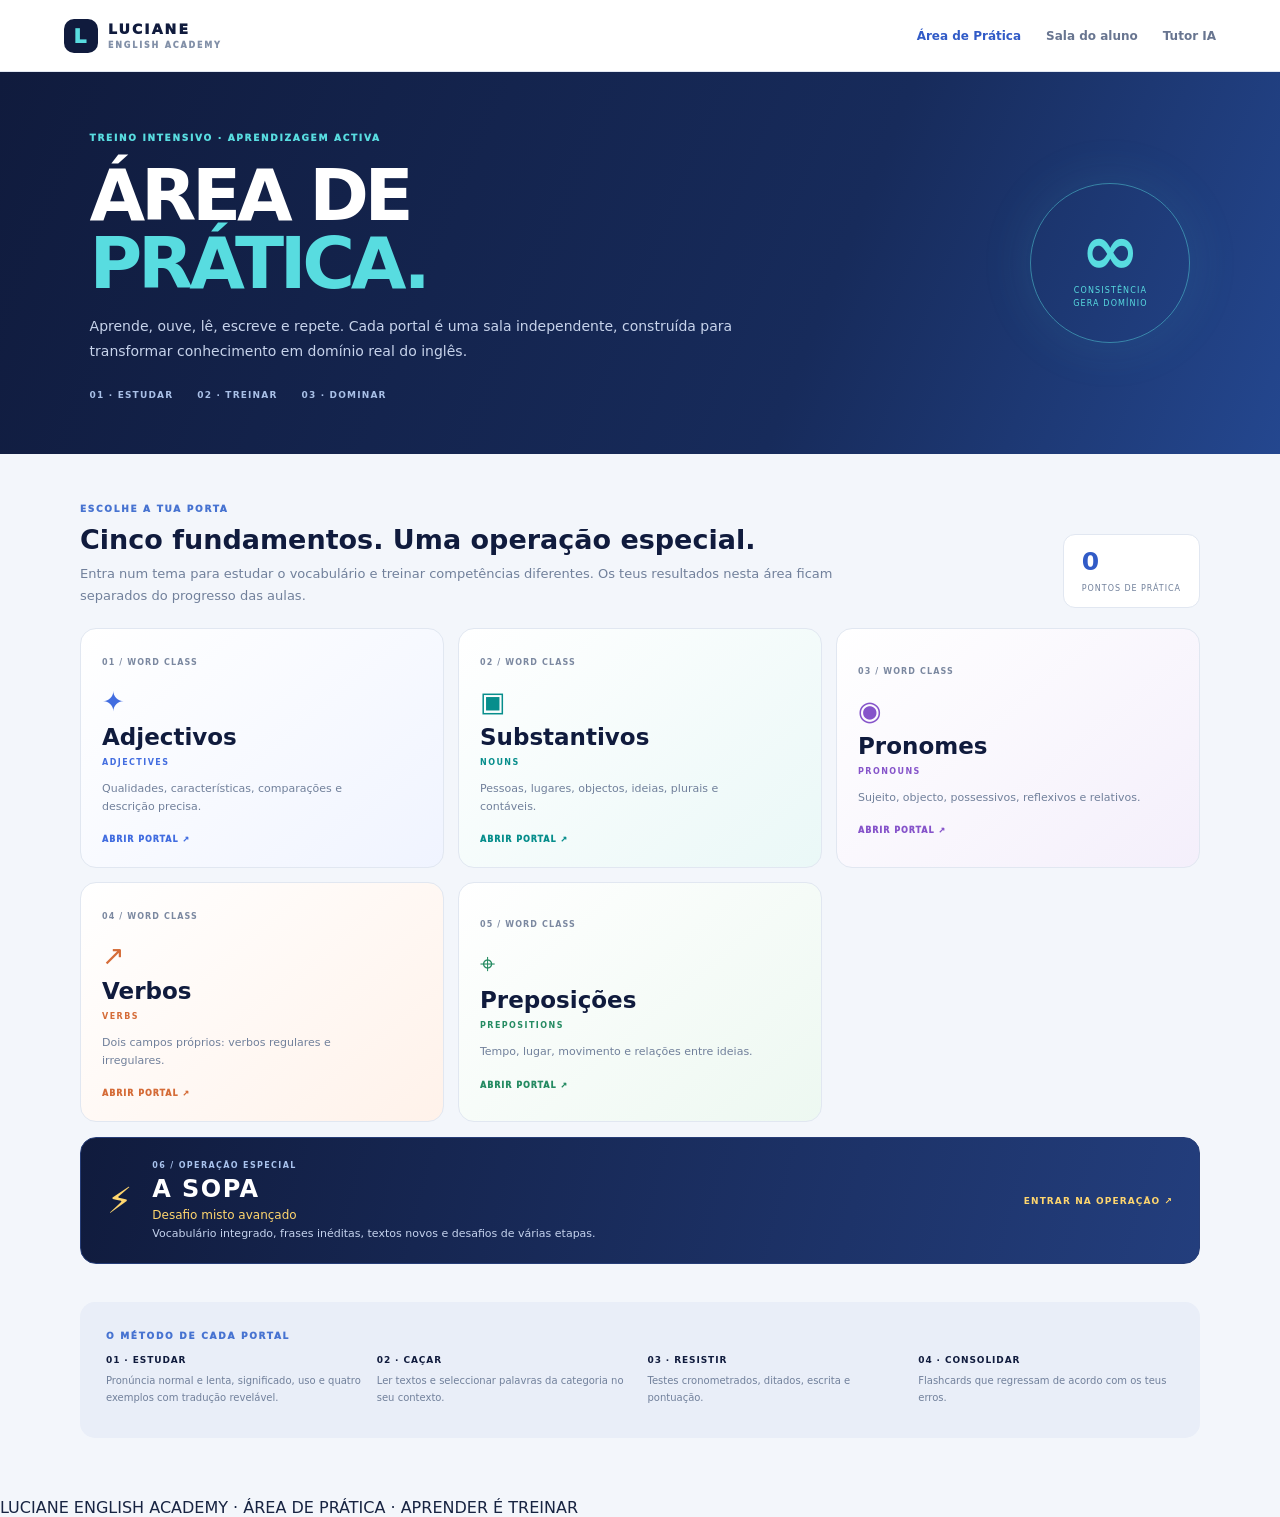
<file: practice-zone.html>
<!doctype html><html lang="pt"><head><meta charset="utf-8"><meta name="viewport" content="width=device-width,initial-scale=1"><meta name="theme-color" content="#101b3d"><meta name="description" content="Área de Prática LUCIANE English Academy: treino intensivo de vocabulário, leitura, escuta e escrita."><title>Área de Prática | LUCIANE English Academy</title><link rel="stylesheet" href="./practice-zone.css"><script id="wix-site-script" src="https://manage.wix.com/_api/headless-business-setup/v1/headless-business/site-script.js" data-client-id="f8571350-5712-4ad7-96fd-daf47f1cadb1" async></script></head><body>
<header class="top"><a class="brand" href="./index.html"><span class="mark">L</span><span>LUCIANE<small>ENGLISH ACADEMY</small></span></a><nav><a class="selected" href="./practice-zone.html">Área de Prática</a><a href="./index.html#sala">Sala do aluno</a><a href="./tutor.html">Tutor IA</a></nav></header>

<main id="app"><section class="hero"><div><span class="eyebrow">TREINO INTENSIVO · APRENDIZAGEM ACTIVA</span><h1>ÁREA DE<br><em>PRÁTICA.</em></h1><p>Aprende, ouve, lê, escreve e repete. Cada portal é uma sala independente, construída para transformar conhecimento em domínio real do inglês.</p><div class="hero-line"><span>01 · ESTUDAR</span><span>02 · TREINAR</span><span>03 · DOMINAR</span></div></div><div class="hero-emblem"><b>∞</b><small>CONSISTÊNCIA<br>GERA DOMÍNIO</small></div></section>
<section class="hub-head"><div><span class="eyebrow">ESCOLHE A TUA PORTA</span><h2>Cinco fundamentos. Uma operação especial.</h2><p>Entra num tema para estudar o vocabulário e treinar competências diferentes. Os teus resultados nesta área ficam separados do progresso das aulas.</p></div><div class="score"><b id="totalScore">0</b><small>PONTOS DE PRÁTICA</small></div></section>
<section class="portals" id="portals">
<button class="portal p-adj" data-topic="adjectives"><span class="portal-num">01 / WORD CLASS</span><i>✦</i><h3>Adjectivos</h3><strong>ADJECTIVES</strong><p>Qualidades, características, comparações e descrição precisa.</p><span class="enter">ABRIR PORTAL ↗</span></button>
<button class="portal p-noun" data-topic="nouns"><span class="portal-num">02 / WORD CLASS</span><i>▣</i><h3>Substantivos</h3><strong>NOUNS</strong><p>Pessoas, lugares, objectos, ideias, plurais e contáveis.</p><span class="enter">ABRIR PORTAL ↗</span></button>
<button class="portal p-pron" data-topic="pronouns"><span class="portal-num">03 / WORD CLASS</span><i>◉</i><h3>Pronomes</h3><strong>PRONOUNS</strong><p>Sujeito, objecto, possessivos, reflexivos e relativos.</p><span class="enter">ABRIR PORTAL ↗</span></button>
<button class="portal p-verb" data-topic="verbs"><span class="portal-num">04 / WORD CLASS</span><i>↗</i><h3>Verbos</h3><strong>VERBS</strong><p>Dois campos próprios: verbos regulares e irregulares.</p><span class="enter">ABRIR PORTAL ↗</span></button>
<button class="portal p-prep" data-topic="prepositions"><span class="portal-num">05 / WORD CLASS</span><i>⌖</i><h3>Preposições</h3><strong>PREPOSITIONS</strong><p>Tempo, lugar, movimento e relações entre ideias.</p><span class="enter">ABRIR PORTAL ↗</span></button>
</section>
<button class="soup-door" id="soupDoor"><span class="soup-symbol">⚡</span><span><small>06 / OPERAÇÃO ESPECIAL</small><b>A SOPA</b><em>Desafio misto avançado</em><span>Vocabulário integrado, frases inéditas, textos novos e desafios de várias etapas.</span></span><strong>ENTRAR NA OPERAÇÃO ↗</strong></button>
<section class="promise"><span class="eyebrow">O MÉTODO DE CADA PORTAL</span><div><p><b>01 · ESTUDAR</b>Pronúncia normal e lenta, significado, uso e quatro exemplos com tradução revelável.</p><p><b>02 · CAÇAR</b>Ler textos e seleccionar palavras da categoria no seu contexto.</p><p><b>03 · RESISTIR</b>Testes cronometrados, ditados, escrita e pontuação.</p><p><b>04 · CONSOLIDAR</b>Flashcards que regressam de acordo com os teus erros.</p></div></section>
<section id="room" class="room" hidden><div class="room-title"><button id="back" class="back">← VOLTAR AOS PORTAIS</button><span class="eyebrow">LUCIANE / PRACTICE LAB</span><h2 id="roomName"></h2><p id="roomDescription"></p><div class="block-row"><label>Bloco de aprendizagem<select id="blockSelect"><option value="1">Bloco 1 · 40 unidades disponíveis</option><option value="2" disabled>Bloco 2 · 101–200 (por desbloquear)</option><option value="3" disabled>Bloco 3 · 201–300 (por desbloquear)</option><option value="4" disabled>Bloco 4 · 301–400 (por desbloquear)</option><option value="5" disabled>Bloco 5 · 401–500 (por desbloquear)</option></select></label><span id="libraryStatus">40 unidades disponíveis nesta fase</span></div></div>
<div id="verbTypes" class="verb-types" hidden><button class="active" data-verb="all">Todos os verbos</button><button data-verb="regular">Regulares</button><button data-verb="irregular">Irregulares</button></div>
<div class="modebar"><button class="mode active" data-mode="study">ESTUDAR PALAVRAS</button><button class="mode" data-mode="hunt">CAÇA-PALAVRAS</button><button class="mode" data-mode="timer">CRONÓMETRO</button><button class="mode" data-mode="dictation">DITADO</button><button class="mode" data-mode="review">FLASHCARDS</button></div>
<div id="studyPanel" class="panel"><div class="study-grid"><article class="word-card"><div class="word-meta"><span id="wordCategory">VOCABULARY</span><span id="wordPosition">01 / 10</span></div><h3 id="word"></h3><div class="pron-row"><span id="pronunciation"></span><button id="normalAudio">▶ NORMAL</button><button id="slowAudio">▶ LENTO</button></div><h4 id="meaning"></h4><p id="usage"></p><section class="forms-box"><div class="forms-head"><b>FORMAS E VARIAÇÕES</b><small>CONSULTA RÁPIDA</small></div><div id="wordForms" class="forms-grid"></div></section><div id="examples"></div><div class="record-row"><button id="record">● GRAVAR A MINHA VOZ</button><span id="recordStatus">Compara a tua pronúncia com o modelo.</span></div><audio id="recorded" controls hidden></audio><div class="word-controls"><button id="previous">← ANTERIOR</button><button id="known">JÁ DOMINO ✓</button><button id="next">SEGUINTE →</button></div></article><aside class="study-side"><span class="eyebrow">MISSÃO DE APRENDIZAGEM</span><h3>Não memorizes apenas. Aprende a usar.</h3><p>Lê a explicação, ouve a palavra em duas velocidades e estuda os quatro exemplos.</p><div class="tip">As traduções dos exemplos começam ocultas. Revela cada uma depois de tentares compreender a frase em inglês.</div><div class="progress-label"><span>DOMÍNIO DESTE BLOCO</span><b id="mastery">0%</b></div><div class="progress"><span id="masteryBar"></span></div><p id="masteryNote" class="small-note">As palavras dominadas ficam registadas apenas nesta área de prática.</p></aside></div></div>
<div id="huntPanel" class="panel" hidden><span class="eyebrow">ACTIVE READING</span><h3>Caça-Palavras Contextual</h3><p>Lê o texto e selecciona todas as palavras pertencentes à categoria deste portal. Cada escolha será verificada no contexto.</p><div id="huntText" class="hunt-text"></div><p id="huntInstruction" class="instruction"></p><button id="checkHunt" class="primary">VERIFICAR SELECÇÃO</button><p id="huntFeedback" class="feedback"></p></div>
<div id="timerPanel" class="panel" hidden><div class="timer-head"><div><span class="eyebrow">TIME ATTACK</span><h3>Modo Cronómetro</h3><p>Responde depressa, mas com precisão. Cada acerto vale pontos.</p></div><b id="countdown">01:00</b></div><div class="timer-card"><small id="timerQuestionNo">PRONTO PARA O DESAFIO?</small><h3 id="timerQuestion">Inicia o cronómetro para começar.</h3><div id="timerAnswers" class="answers"></div><p id="timerFeedback" class="feedback"></p><button id="startTimer" class="primary">INICIAR 60 SEGUNDOS</button></div><div class="timer-score">PONTOS <b id="timerScore">0</b>　·　ACERTOS <b id="timerHits">0</b></div></div>
<div id="dictationPanel" class="panel" hidden><span class="eyebrow">LISTENING & WRITING</span><h3>Treino de Escuta e Escrita</h3><p>Ouve uma das frases de exemplo e escreve-a exactamente como a ouves.</p><div class="dictation-card"><button id="playDictation" class="audio-large">▶ OUVIR FRASE</button><textarea id="dictationAnswer" rows="3" placeholder="Escreve aqui a frase que ouviste…"></textarea><button id="checkDictation" class="primary">CORRIGIR DITADO</button><p id="dictationFeedback" class="feedback"></p><button id="newDictation" class="secondary">NOVA FRASE</button></div></div>
<div id="reviewPanel" class="panel" hidden><span class="eyebrow">SPACED REPETITION</span><h3>Flashcards de Repetição Espaçada</h3><p>As palavras que falhas regressam primeiro. Marca se recordaste bem ou se precisas de repetir.</p><div class="flashcard"><small id="reviewCount"></small><h3 id="reviewWord">Sem cartões para rever.</h3><p id="reviewHint">Erra uma palavra nos desafios para a adicionar à revisão.</p><div id="reviewAnswer" hidden></div><button id="revealReview" class="primary">REVELAR RESPOSTA</button><div id="reviewActions" hidden><button id="reviewAgain" class="secondary">PRECISO DE REPETIR</button><button id="reviewGood" class="primary">JÁ SEI</button></div></div></div>
</section>
<section id="soupRoom" class="room soup-room" hidden>
<div class="soup-hero"><button id="soupBack" class="back">← VOLTAR AOS PORTAIS</button><div class="soup-hero-copy"><span class="eyebrow">LUCIANE · INTEGRATED LEARNING LAB</span><h2>A SOPA <span>THINK. CONNECT. MASTER.</span></h2><p>Laboratório de inglês com desafios progressivos. Escolhe o tema, o nível e a actividade. O que aprenderes hoje pode voltar a aparecer nos próximos exercícios.</p><div class="soup-stats"><div><b id="soupDone">0</b><small>DESAFIOS CONCLUÍDOS</small></div><div><b id="soupAccuracy">0%</b><small>PRECISÃO</small></div><div><b id="soupStreak">0</b><small>SEQUÊNCIA</small></div></div></div><div class="soup-orbit">SOUP<br><b>∞</b><small>LEARN BY<br>CONNECTING</small></div></div>
<div class="soup-dashboard">
<section class="soup-chooser"><div class="soup-section-title"><div><span class="eyebrow">01 / ESCOLHE O CONTEÚDO</span><h3>Que tema queres treinar?</h3><p>Podes focar uma matéria ou misturar os cinco temas.</p></div><span class="soup-step">01</span></div><div class="soup-topics" id="soupTopics">
<button class="soup-topic active" data-souptopic="all"><b>✦</b><span><strong>Todos os temas</strong><small>Desafio integrado</small></span></button>
<button class="soup-topic" data-souptopic="adjectives"><b>01</b><span><strong>Adjectivos</strong><small>Qualificar e comparar</small></span></button>
<button class="soup-topic" data-souptopic="nouns"><b>02</b><span><strong>Substantivos</strong><small>Nomear e classificar</small></span></button>
<button class="soup-topic" data-souptopic="pronouns"><b>03</b><span><strong>Pronomes</strong><small>Referência e substituição</small></span></button>
<button class="soup-topic" data-souptopic="verbs"><b>04</b><span><strong>Verbos</strong><small>Tempo, forma e acção</small></span></button>
<button class="soup-topic" data-souptopic="prepositions"><b>05</b><span><strong>Preposições</strong><small>Relações e contexto</small></span></button></div></section>
<section class="soup-chooser"><div class="soup-section-title"><div><span class="eyebrow">02 / DEFINE O DESAFIO</span><h3>Escolhe o nível</h3><p>A dificuldade aumenta com a tua evolução.</p></div><span class="soup-step">02</span></div><div class="soup-levels"><button class="soup-level active" data-souplevel="intermediate"><b>INTERMÉDIO</b><span>Compreender, aplicar e consolidar</span><small>Contextos claros · distracções moderadas</small></button><button class="soup-level" data-souplevel="advanced"><b>AVANÇADO</b><span>Analisar, corrigir e transferir conhecimento</span><small>Contextos complexos · escolhas próximas</small></button></div></section>
<section class="soup-chooser"><div class="soup-section-title"><div><span class="eyebrow">03 / ESCOLHE A ACTIVIDADE</span><h3>Como queres aprender?</h3><p>Alterna os formatos. Cada um treina uma competência diferente.</p></div><span class="soup-step">03</span></div><div class="soup-activities" id="soupActivities">
<button class="soup-activity active" data-soupactivity="meaning"><b>01</b><strong>Significado em contexto</strong><span>Reconhece a palavra certa e distingue opções semelhantes.</span><small>VOCABULÁRIO · COMPREENSÃO</small></button>
<button class="soup-activity" data-soupactivity="gap"><b>02</b><strong>Completar e justificar</strong><span>Preenche lacunas numa frase e explica a escolha.</span><small>GRAMÁTICA · APLICAÇÃO</small></button>
<button class="soup-activity" data-soupactivity="context"><b>03</b><strong>Detective de frases</strong><span>Escolhe a frase correcta e identifica o erro das restantes.</span><small>LEITURA · PRECISÃO</small></button>
<button class="soup-activity" data-soupactivity="translate"><b>04</b><strong>Tradução inteligente</strong><span>Passa do português para o inglês sem traduzir palavra por palavra.</span><small>TRADUÇÃO · PRODUÇÃO</small></button>
<button class="soup-activity" data-soupactivity="repair"><b>05</b><strong>Oficina de correcção</strong><span>Detecta e corrige erros de uso, concordância ou forma.</span><small>ANÁLISE · CORRECÇÃO</small></button>
<button class="soup-activity" data-soupactivity="recall"><b>06</b><strong>Memória em cadeia</strong><span>Recupera palavras e regras de desafios anteriores e usa-as de novo.</span><small>MEMÓRIA · TRANSFERÊNCIA</small></button>
</div></section>
<div class="soup-start-row"><div><b>O teu percurso é acumulativo.</b><span>Os erros alimentam a revisão; os acertos desbloqueiam desafios de transferência.</span></div><button id="startSoup" class="soup-start">COMEÇAR TREINO <span>↗</span></button></div>
<section id="soupExercise" class="soup-exercise" hidden><div class="soup-exercise-head"><div><span class="eyebrow" id="soupExerciseMeta">INTERMÉDIO · TODOS OS TEMAS</span><h3 id="soupExerciseTitle">Desafio de aprendizagem</h3></div><button id="soupChange" class="secondary">ALTERAR TREINO</button></div><div class="soup-progress"><span id="soupProgressBar"></span></div><div class="soup-question-card"><div class="soup-question-tags"><span id="soupTagTopic">TODOS OS TEMAS</span><span id="soupTagSkill">COMPREENSÃO</span><span id="soupTagLevel">INTERMÉDIO</span></div><h3 id="soupQuestion"></h3><p id="soupContext"></p><div id="soupChoices" class="soup-choices"></div><div id="soupWritten" hidden><input id="soupAnswer" autocomplete="off" placeholder="Escreve a tua resposta em inglês…"></div><div class="soup-actions"><button id="checkSoup" class="soup-start">VERIFICAR RESPOSTA</button><button id="newSoup" class="secondary" hidden>PRÓXIMO DESAFIO →</button></div><div id="soupFeedback" class="soup-feedback" aria-live="polite"></div><div id="soupLearning" class="soup-learning" hidden></div></div></section>
<section class="soup-memory"><div><span class="eyebrow">A APRENDIZAGEM NÃO RECOMEÇA DO ZERO</span><h3>O que aprendeste volta a trabalhar contigo.</h3><p>As palavras que falhaste regressam em novos exercícios. Os temas alternam e as frases mudam, para aprenderes a aplicar a regra — não apenas decorar a resposta.</p></div><div class="soup-memory-card"><b id="soupReviewCount">0</b><span>ITENS A REFORÇAR</span><small>Guardados neste dispositivo</small></div></section></div></section></main><footer>LUCIANE ENGLISH ACADEMY · ÁREA DE PRÁTICA · APRENDER É TREINAR</footer><script src="./practice-zone.js?v=20261125j" defer></script></body></html>
</file>
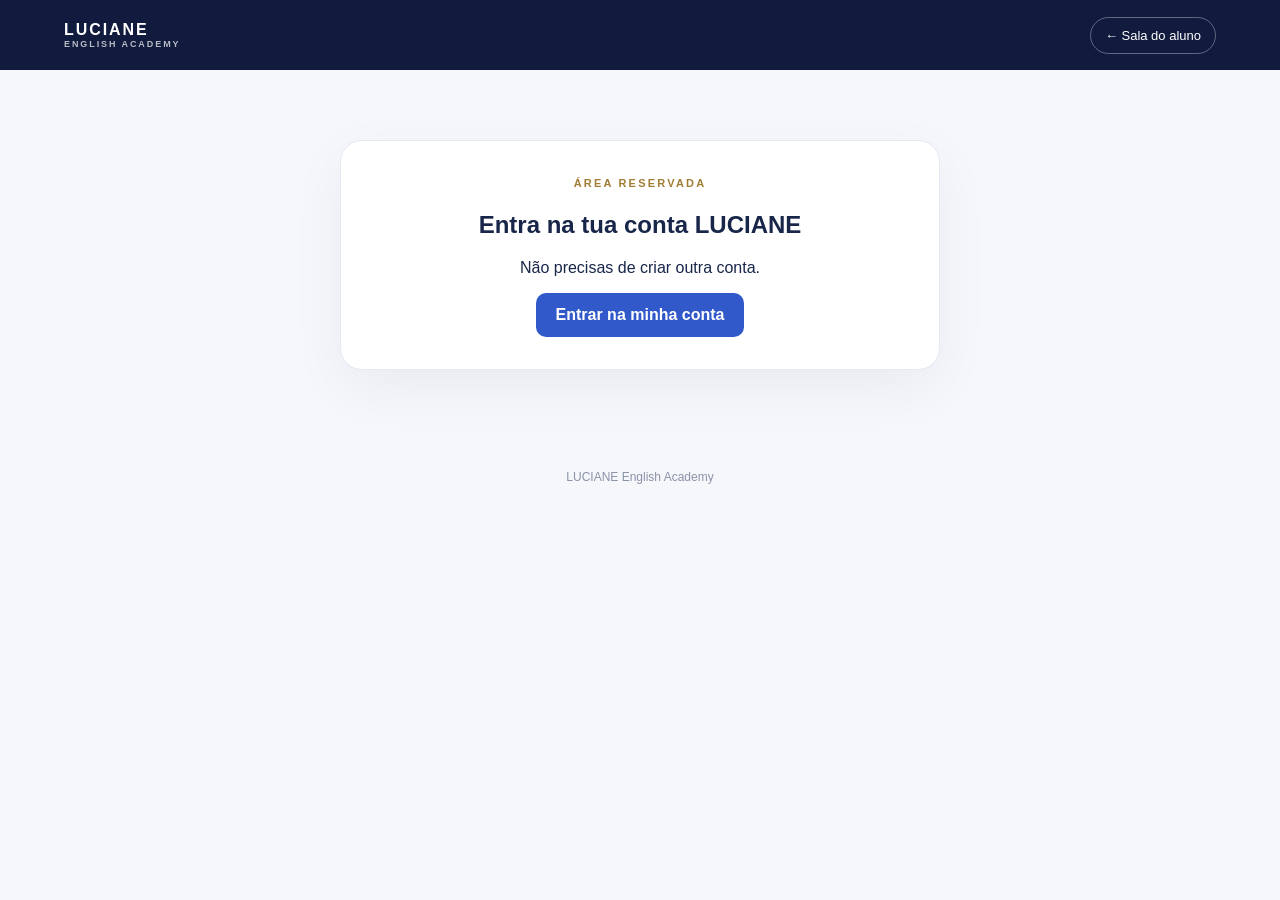
<file: tutor.html>
<!doctype html><html lang="pt"><head><meta charset="utf-8"><meta name="viewport" content="width=device-width,initial-scale=1"><meta name="theme-color" content="#101b3d"><title>Tutor IA · LUCIANE English Academy</title><style>
*{box-sizing:border-box}body{margin:0;background:#f5f7fb;color:#18264a;font-family:Inter,-apple-system,BlinkMacSystemFont,"Segoe UI",sans-serif}header{height:70px;background:#101b3d;color:white;display:flex;align-items:center;justify-content:space-between;padding:0 5vw}.brand{color:white;text-decoration:none;font-weight:800;letter-spacing:.12em}.brand small{display:block;font-size:9px;opacity:.7}header a:last-child{color:white;text-decoration:none;border:1px solid #ffffff55;border-radius:30px;padding:10px 14px;font-size:13px}main{max-width:980px;margin:42px auto;padding:0 18px}.eyebrow{font-size:11px;letter-spacing:.2em;font-weight:800;color:#a17d35}h1{font-size:clamp(30px,5vw,46px);color:#101b3d;margin:10px 0}.intro{color:#63708b;line-height:1.7}.panel,.gate{background:white;border:1px solid #e5e9f2;border-radius:22px;padding:clamp(18px,4vw,32px);margin-top:24px;box-shadow:0 18px 55px #101b3d0d}.gate{text-align:center;max-width:600px;margin:70px auto}.gate a,.send{display:inline-block;background:#3159c9;color:white;text-decoration:none;border:0;border-radius:10px;padding:13px 20px;font-weight:700}.controls{display:flex;gap:14px;flex-wrap:wrap;margin:20px 0}label{display:grid;gap:6px;color:#63708b;font-size:12px}select{padding:11px;border:1px solid #dce2ee;border-radius:10px;background:white;color:#18264a}.chat{height:min(52vh,460px);min-height:240px;overflow:auto;background:#f6f8fc;border-radius:15px;padding:15px;display:flex;flex-direction:column;gap:10px}.msg{max-width:88%;padding:12px 14px;border-radius:14px;white-space:pre-wrap;line-height:1.6;font-size:14px;background:white}.msg.user{align-self:flex-end;background:#e8efff}.compose{display:flex;gap:10px;margin-top:14px}textarea{flex:1;min-height:68px;border:1px solid #dce2ee;border-radius:12px;padding:12px;font:inherit}.send{min-width:110px;cursor:pointer}.send:disabled{opacity:.6}.status{min-height:24px;color:#63708b;font-size:13px}.corrections{background:#fffaf0;border-left:3px solid #bd9b53;padding:12px;margin-top:10px;font-size:13px}.clear{display:block;margin-left:auto;margin-top:8px;border:0;background:none;text-decoration:underline;color:#63708b;cursor:pointer}footer{text-align:center;color:#8a93a7;font-size:12px;padding:30px}@media(max-width:600px){.compose{flex-direction:column}.send{min-height:48px}.msg{max-width:96%}}
</style><script id="wix-site-script" src="https://manage.wix.com/_api/headless-business-setup/v1/headless-business/site-script.js" data-client-id="f8571350-5712-4ad7-96fd-daf47f1cadb1" async></script></head><body><header><a class="brand" href="./index.html">LUCIANE<small>ENGLISH ACADEMY</small></a><nav><a href="./index.html#sala">← Sala do aluno</a></nav></header><main>
<div id="checking" class="gate"><span class="eyebrow">ACESSO SEGURO</span><h2>A verificar a tua conta…</h2><p>Vamos usar a mesma conta que já tens na LUCIANE.</p></div>
<div id="loginGate" class="gate" hidden><span class="eyebrow">ÁREA RESERVADA</span><h2>Entra na tua conta LUCIANE</h2><p>Não precisas de criar outra conta.</p><a href="./index.html#conta">Entrar na minha conta</a></div>
<div id="app" hidden><span class="eyebrow">APRENDIZAGEM PERSONALIZADA</span><h1>O teu Tutor de Inglês com IA</h1><p class="intro">Pratica ao teu ritmo, escreve em inglês ou português e recebe explicações e correcções adaptadas ao teu nível.</p><section class="panel"><strong id="welcome">Olá! Vamos praticar inglês.</strong><div class="controls"><label>Nível<select id="level"><option>Pre-A1</option><option selected>A1</option><option>A2</option><option>B1</option><option>B2</option><option>C1</option><option>C2</option></select></label><label>Prática<select id="mode"><option value="conversation">Conversação</option><option value="grammar">Gramática</option><option value="vocabulary">Vocabulário</option><option value="writing">Escrita</option><option value="listening">Compreensão oral</option><option value="speaking">Pronúncia</option></select></label></div><div id="chat" class="chat" aria-live="polite"></div><p id="status" class="status" role="status"></p><div class="compose"><textarea id="message" maxlength="6000" placeholder="Escreve aqui a tua mensagem…"></textarea><button id="send" class="send">Enviar →</button></div><button id="clear" class="clear">Limpar conversa neste dispositivo</button></section></div></main><footer>LUCIANE English Academy</footer>
<script>
(function(){const API="https://www.wixapis.com",CLIENT_ID="f8571350-5712-4ad7-96fd-daf47f1cadb1",KEY="luciane-wix-session-v1",AI="https://nuovqgybrszacjlolacy.supabase.co/functions/v1/luciane-wix-tutor",$=id=>document.getElementById(id);let member=null,history=[];
function read(){try{return JSON.parse(localStorage.getItem(KEY)||"null")}catch{return null}}function write(t){localStorage.setItem(KEY,JSON.stringify(t))}
async function getToken(){let t=read();if(!t||t.role!=="member")throw Error("NO_MEMBER");if(t.accessToken&&t.expiresAt-60000>Date.now())return t.accessToken;if(!t.refreshToken)throw Error("NO_MEMBER");const r=await fetch(API+"/oauth2/token",{method:"POST",headers:{"Content-Type":"application/json"},body:JSON.stringify({clientId:CLIENT_ID,grantType:"refresh_token",refreshToken:t.refreshToken})});if(!r.ok)throw Error("NO_MEMBER");const d=await r.json();t={accessToken:d.access_token,refreshToken:d.refresh_token,expiresAt:Date.now()+d.expires_in*1000,role:"member"};write(t);return t.accessToken}
function render(){const c=$("chat");c.replaceChildren();if(!history.length){const p=document.createElement("p");p.style.color="#63708b";p.textContent="Experimenta: Hello! Can you help me practise English?";c.appendChild(p)}history.forEach(m=>{const d=document.createElement("div");d.className="msg "+m.role;d.textContent=m.content;c.appendChild(d)});c.scrollTop=c.scrollHeight}
function corrections(a){if(!Array.isArray(a)||!a.length)return;const d=document.createElement("div");d.className="corrections";const b=document.createElement("b");b.textContent="Correcções para aprender";d.appendChild(b);a.slice(0,6).forEach(x=>{const p=document.createElement("p");p.textContent=(x.original||"")+" → "+(x.corrected||"")+(x.explanation?" · "+x.explanation:"");d.appendChild(p)});$("chat").appendChild(d)}
async function send(){const message=$("message").value.trim();if(!message||$("send").disabled)return;$("send").disabled=true;$("message").disabled=true;$("status").textContent="O tutor está a preparar a resposta…";try{const access=await getToken(),prior=history.slice(-12);const r=await fetch(AI,{method:"POST",headers:{"Content-Type":"application/json","Authorization":"Bearer "+access},body:JSON.stringify({message,history:prior,mode:$("mode").value,cefr_level:$("level").value})});const d=await r.json().catch(()=>({}));if(!r.ok)throw Error(d.error||"Não foi possível contactar o tutor.");history=prior.concat([{role:"user",content:message},{role:"assistant",content:d.reply||"Vamos continuar a praticar."}]).slice(-24);localStorage.setItem("luciane-ai-history-v1:"+member.id,JSON.stringify(history));$("message").value="";render();corrections(d.corrections);$("status").textContent=d.progress_note||"Resposta recebida. Continua a praticar!"}catch(e){$("status").textContent=e.message||"Ocorreu um erro."}finally{$("send").disabled=false;$("message").disabled=false;$("message").focus()}}
$("send").onclick=send;$("message").onkeydown=e=>{if(e.key==="Enter"&&!e.shiftKey){e.preventDefault();send()}};$("clear").onclick=()=>{history=[];if(member)localStorage.removeItem("luciane-ai-history-v1:"+member.id);render();$("status").textContent="Conversa limpa neste dispositivo."};
(async()=>{try{const access=await getToken(),r=await fetch(API+"/members/v1/members/my?fieldSet=FULL",{headers:{Authorization:access}});if(!r.ok)throw Error("NO_MEMBER");const d=await r.json();member=d.member;if(!member||!member.id)throw Error("NO_MEMBER");const name=member.profile?.nickname||[member.contact?.firstName,member.contact?.lastName].filter(Boolean).join(" ")||member.loginEmail||"Aluno";$("welcome").textContent="Olá, "+name+"! Vamos praticar inglês.";try{history=JSON.parse(localStorage.getItem("luciane-ai-history-v1:"+member.id)||"[]");if(!Array.isArray(history))history=[]}catch{history=[]}$("checking").hidden=true;$("app").hidden=false;render()}catch{$("checking").hidden=true;$("loginGate").hidden=false}})();
})();
</script></body></html>
</file>
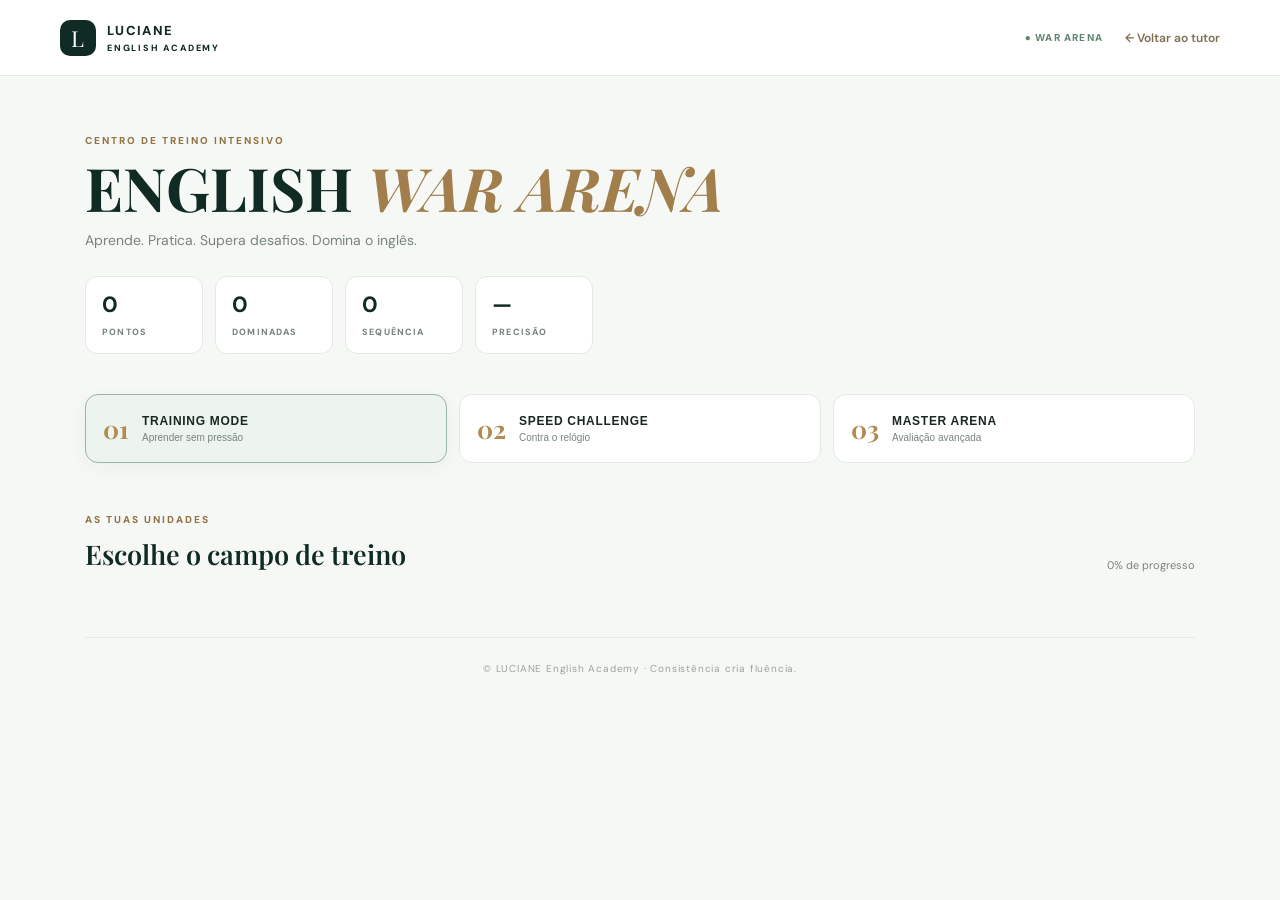
<file: tutor/arena.html>
<!doctype html>
<html lang="pt-AO">
<head>
<meta charset="utf-8"><meta name="viewport" content="width=device-width,initial-scale=1"><meta name="theme-color" content="#102a24">
<title>English War Arena · LUCIANE</title><link rel="stylesheet" href="./arena.css">
</head>
<body>
<header class="bar"><a class="brand" href="./"><span class="mark">L</span><span>LUCIANE <small>ENGLISH ACADEMY</small></span></a><div class="bar-actions"><span class="online">● WAR ARENA</span><a class="back" href="./">← Voltar ao tutor</a></div></header>
<main class="wrap">
<section class="hero"><p class="eyebrow">CENTRO DE TREINO INTENSIVO</p><h1>ENGLISH <em>WAR ARENA</em></h1><p>Aprende. Pratica. Supera desafios. Domina o inglês.</p><div class="stats"><div><b id="score">0</b><span>PONTOS</span></div><div><b id="mastered">0</b><span>DOMINADAS</span></div><div><b id="streak">0</b><span>SEQUÊNCIA</span></div><div><b id="accuracy">—</b><span>PRECISÃO</span></div></div></section>
<nav class="levels"><button class="level active" data-level="training"><b>01</b><span>TRAINING MODE<small>Aprender sem pressão</small></span></button><button class="level" data-level="speed"><b>02</b><span>SPEED CHALLENGE<small>Contra o relógio</small></span></button><button class="level" data-level="master"><b>03</b><span>MASTER ARENA<small>Avaliação avançada</small></span></button></nav>
<section class="units"><div class="section-head"><div><p class="eyebrow">AS TUAS UNIDADES</p><h2>Escolhe o campo de treino</h2></div><span class="progress-label" id="overall">0% de progresso</span></div><div class="unit-grid" id="unitGrid"></div></section>
<section class="arena" id="arena" hidden><div class="arena-head"><div><p class="eyebrow" id="arenaLevel">TRAINING MODE</p><h2 id="arenaTitle">Treino</h2><p id="arenaDesc"></p></div><button id="closeArena" class="back">← Unidades</button></div><div class="session-meta"><span id="questionCount">Pergunta 1</span><span id="timer">Sem limite de tempo</span></div><div class="question-card"><div class="word-line"><span class="tag" id="categoryTag">VOCABULARY</span><button id="speak" class="sound" title="Ouvir pronúncia">🔊 Ouvir</button></div><h3 id="question">Ready?</h3><p id="subQuestion"></p><div id="answers" class="answers"></div><div id="feedback" class="feedback" aria-live="polite"></div><section id="lessonPanel" class="lesson-panel" hidden aria-live="polite"></section><div class="session-actions"><button id="check" class="primary">Confirmar resposta</button><button id="next" class="primary" hidden>Próxima pergunta →</button></div></div></section>
<section class="results" id="results" hidden><p class="eyebrow">SESSÃO CONCLUÍDA</p><h2 id="resultTitle">Bom trabalho!</h2><div class="result-score" id="resultScore">0%</div><p id="resultText"></p><button id="retry" class="primary">Treinar novamente</button></section>
<footer>© LUCIANE English Academy · Consistência cria fluência.</footer>
</main><script type="module" src="./arena.js"></script>
</body></html>
</file>
<file: styles.css>
:root{--navy:#101b3d;--blue:#2457d6;--cyan:#53d6dc;--ink:#18213b;--muted:#69738d;--paper:#f6f8fc;--line:#e5eaf3}*{box-sizing:border-box}html{scroll-behavior:smooth}body{margin:0;background:var(--paper);color:var(--ink);font-family:Inter,ui-sans-serif,system-ui,-apple-system,"Segoe UI",sans-serif}.topbar{height:76px;background:#fff;display:flex;align-items:center;justify-content:space-between;padding:0 max(5vw,22px);border-bottom:1px solid var(--line);position:sticky;top:0;z-index:5}.brand{display:flex;align-items:center;gap:10px;color:var(--navy);text-decoration:none;font-weight:900;letter-spacing:.12em}.brand small{display:block;font-size:8px;letter-spacing:.23em;color:#77819b;margin-top:3px}.brandmark{width:37px;height:37px;border-radius:12px;background:linear-gradient(140deg,var(--blue),#19328d);color:white;display:grid;place-items:center;font-size:22px}.topbar nav{display:flex;gap:26px}.topbar nav a{font-size:13px;color:#66708a;text-decoration:none}.topbar nav a:hover,.topbar nav a.active{color:var(--blue);font-weight:700}.offline{font-size:11px;color:#15956c}.menu{display:none;border:0;background:white;font-size:22px}.hero{background:radial-gradient(circle at 80% 45%,#263e82 0,#172958 32%,#101b3d 67%);color:white;padding:92px max(8vw,28px);display:grid;grid-template-columns:1.1fr .9fr;gap:50px;align-items:center;min-height:530px;overflow:hidden}.eyebrow{font-size:10px;letter-spacing:.2em;font-weight:800;color:#3972e8}.hero .eyebrow{color:var(--cyan)}h1{font-size:clamp(39px,5.2vw,66px);line-height:1.07;letter-spacing:-.045em;margin:20px 0}h1 em{font-style:normal;color:var(--cyan)}.hero-copy>p{max-width:550px;color:#c6d0e8;line-height:1.8;font-size:16px}.actions{display:flex;gap:12px;flex-wrap:wrap;margin:28px 0}.btn{border:0;border-radius:12px;padding:14px 19px;font-weight:750;font-size:13px;text-decoration:none;display:inline-flex;gap:12px;align-items:center;justify-content:center;cursor:pointer}.primary{background:var(--cyan);color:#102044}.ghost{background:#fff;color:#23345e}.hero .ghost{background:#ffffff15;color:white;border:1px solid #ffffff35}.trust{display:flex;gap:16px;flex-wrap:wrap;color:#b5c3df;font-size:10px}.hero-art{height:310px;position:relative;display:grid;place-items:center}.orb{position:absolute;width:290px;height:290px;border-radius:50%;background:linear-gradient(135deg,#51d8dc,#355ad0 65%,#8a73e8);filter:blur(1px);opacity:.9}.glass{position:relative;background:#ffffffdb;color:var(--navy);padding:36px;width:min(340px,90%);border:1px solid white;border-radius:26px;box-shadow:0 30px 70px #0005;transform:rotate(-4deg)}.tag{font-size:9px;letter-spacing:.2em;color:#5369a0;font-weight:800}.glass strong{display:block;font-size:34px;margin:19px 0 4px}.glass p{color:#6a7590}.wave{margin-top:26px;padding-top:15px;border-top:1px solid #dce2ef;color:#355ad0;font-weight:800}.wave b{float:right}.float{position:absolute;background:white;color:var(--navy);padding:12px 18px;border-radius:14px;box-shadow:0 12px 35px #0003;font-weight:900}.float small{display:block;font-size:9px;color:#7c86a0}.f1{top:22px;left:2%}.f2{bottom:20px;right:0}.section{padding:78px max(8vw,24px);scroll-margin-top:76px}.section-head{display:flex;align-items:end;justify-content:space-between;gap:20px;margin-bottom:30px}.section h2{font-size:clamp(27px,3vw,38px);letter-spacing:-.04em;margin:10px 0}.section-head p{color:var(--muted);margin:0}.pill{display:inline-flex;padding:9px 13px;border-radius:99px;background:#eaf0ff;color:#3458b4;font-size:10px;font-weight:800;white-space:nowrap}.levels{display:grid;grid-template-columns:repeat(7,1fr);gap:10px}.level{background:#fff;border:1px solid var(--line);border-radius:16px;padding:18px 12px;text-align:left;cursor:pointer;min-height:120px;color:var(--ink)}.level span{display:block;color:#9aa5bc;font-size:10px;margin-bottom:17px}.level b{font-size:19px;display:block}.level small{font-size:10px;color:var(--muted)}.level.selected{background:var(--navy);color:#fff;border-color:var(--navy);box-shadow:0 12px 28px #15244a22}.level.selected span,.level.selected small{color:#9db8f5}.classroom{background:#eef3fb}.lesson-grid{display:grid;grid-template-columns:1.4fr .8fr;gap:18px}.lesson-card,.side-card,.quiz,.progress-card{background:white;border:1px solid var(--line);border-radius:22px;padding:28px}.lesson-top{display:flex;justify-content:space-between;align-items:center}.lesson-icon{width:44px;height:44px;display:grid;place-items:center;background:#e8f1ff;color:var(--blue);border-radius:14px;font-size:22px}.pill.light{background:#f0f4fb;color:#6b7893}.lesson-card h3{font-size:42px;margin:32px 0 0;color:var(--navy)}.translation{font-size:22px;margin:8px 0;color:#3d5fbb}.pronunciation{font-size:13px;color:var(--muted)}.sound{border:1px solid #d9e2f4;border-radius:10px;padding:12px 16px;background:#f5f8ff;color:#2a55bc;cursor:pointer;font-weight:700;margin-top:12px}.divider{height:1px;background:var(--line);margin:28px 0}.lesson-nav{display:flex;justify-content:space-between;gap:12px}.lesson-nav button:disabled{opacity:.4;cursor:not-allowed}.side-card h3{font-size:23px;line-height:1.2}.side-card p,.side-card li{color:var(--muted);font-size:13px;line-height:1.7}.side-card ul{padding-left:19px}.micro{font-size:10px;color:#8a94a9}.quiz{max-width:760px}.quiz-meta{display:flex;justify-content:space-between;color:var(--muted);font-size:12px}.quiz h3{font-size:25px;margin:28px 0}.answers{display:grid;grid-template-columns:1fr 1fr;gap:10px}.answer{padding:15px;border:1px solid var(--line);border-radius:12px;background:white;text-align:left;cursor:pointer;color:var(--ink)}.answer.chosen{border-color:var(--blue);background:#eef3ff}.answer.correct{border-color:#13966e;background:#e8f8f1}.answer.wrong{border-color:#d55;background:#fff0f0}#feedback{min-height:24px;color:#14805e;font-size:13px}.progress-grid{display:grid;grid-template-columns:repeat(3,1fr);gap:14px}.progress-card .metric{display:block;font-size:38px;font-weight:900;color:var(--blue)}.progress-card small{color:var(--muted)}.save-note{margin-top:20px;padding:14px;border-radius:12px;background:#e9f8f4;color:#19795f;font-size:12px}footer{padding:34px max(8vw,24px);background:var(--navy);color:#c6d0e8;display:flex;align-items:center;justify-content:space-between;gap:15px;flex-wrap:wrap}footer .brand{color:white}footer .brand small{color:#aab7d4}footer p{font-size:12px}footer>small{width:100%;color:#8e9dbd}@media(max-width:900px){.levels{grid-template-columns:repeat(4,1fr)}.hero{grid-template-columns:1fr;padding-top:70px}.hero-art{height:260px}.lesson-grid{grid-template-columns:1fr}}@media(max-width:650px){.topbar{height:65px}.menu{display:block}.topbar nav{display:none;position:absolute;top:64px;left:0;right:0;padding:18px 25px;background:white;box-shadow:0 15px 25px #0001;flex-direction:column;gap:18px}.topbar nav.open{display:flex}.offline{display:none}.hero{padding:62px 24px 45px;gap:15px}.hero-art{height:230px}.orb{width:220px;height:220px}.glass{padding:24px}.glass strong{font-size:28px}.section{padding:58px 22px}.section-head{align-items:start;flex-direction:column}.levels{grid-template-columns:repeat(2,1fr)}.level{min-height:105px}.lesson-card,.side-card,.quiz{padding:21px}.lesson-card h3{font-size:36px}.answers{grid-template-columns:1fr}.progress-grid{grid-template-columns:1fr}.lesson-nav{flex-direction:column}footer{align-items:start;flex-direction:column}}
.lesson-picker{display:flex;gap:9px;flex-wrap:wrap;margin:-5px 0 20px}.lesson-tab{border:1px solid #dce4f2;background:#fff;color:#52617e;border-radius:10px;padding:11px 15px;font-size:12px;font-weight:750;cursor:pointer}.lesson-tab.active{background:#172958;color:#fff;border-color:#172958}.lesson-tab[hidden]{display:none}.lesson-example{margin-top:18px;padding:13px 15px;border-left:3px solid #53d6dc;background:#f5f8ff;color:#4b5876;border-radius:0 10px 10px 0;font-size:13px}.lesson-card #wordType{display:block;margin-top:25px}.lesson-card h3{margin-top:8px}.side-card h3{margin-top:18px}.quiz-hint{color:#69738d;font-size:13px}#lessonPicker[hidden]{display:none}
.account-section{background:#f0f4fb}.account-layout{display:grid;grid-template-columns:1.2fr .8fr;gap:18px;align-items:stretch}.account-card,.account-aside,.teacher-card{background:#fff;border:1px solid var(--line);border-radius:22px;padding:28px}.account-card h3,.account-aside h3,.teacher-card h3{font-size:23px;color:var(--navy);margin:8px 0 10px}.account-card p,.account-aside p,.teacher-card p{color:var(--muted);font-size:13px;line-height:1.7}.account-aside{background:var(--navy);color:#fff}.account-aside h3{color:#fff}.account-aside p,.account-aside small{color:#c6d0e8;line-height:1.7}.account-aside small{font-size:11px}.account-aside .lesson-icon{margin-bottom:18px}.account-card form,.teacher-card form{display:grid;gap:14px;margin-top:20px}.account-card label,.teacher-card label{display:grid;gap:7px;color:#43506d;font-size:12px;font-weight:750}.account-card input,.teacher-card input,.teacher-card textarea{width:100%;padding:13px 14px;border:1px solid #dce3ef;border-radius:10px;font:inherit;font-size:14px;color:var(--ink);background:#fff}.teacher-card textarea{resize:vertical}.form-row{display:grid;grid-template-columns:1fr 1fr;gap:12px}.form-submit{width:100%}.text-button{border:0;background:none;color:var(--blue);font-weight:750;cursor:pointer;margin-top:15px}.form-message{font-size:12px;color:#16815e;min-height:18px}.form-message.error{color:#b42318}.notice{padding:14px;background:#fff7e6;border-radius:12px;color:#8a5a13!important}.teacher-section{background:#fff}.teacher-card{max-width:900px}.teacher-card form{margin-top:0}.teacher-card[hidden],.account-card[hidden],#verifyPanel[hidden],#pendingPanel[hidden],#nameFields[hidden]{display:none}@media(max-width:700px){.account-layout{grid-template-columns:1fr}.account-card,.account-aside,.teacher-card{padding:21px}.form-row{grid-template-columns:1fr}.teacher-card .btn{width:100%}}

.admin-section{background:#f2f5fb}.admin-notice{display:flex;gap:16px;align-items:flex-start;background:#e8eef9;border:1px solid #d7e0f0;border-radius:16px;padding:20px;margin-bottom:20px}.admin-lock{display:grid;place-items:center;flex:0 0 42px;height:42px;border-radius:12px;background:#fff;color:var(--navy);font-size:22px}.admin-notice strong{color:var(--navy)}.admin-notice p,.admin-card p,.admin-footnote{color:var(--muted);font-size:13px;line-height:1.7}.admin-notice p{margin:5px 0 0}.admin-grid{display:grid;grid-template-columns:1fr 1fr;gap:18px}.admin-card{background:#fff;border:1px solid var(--line);border-radius:20px;padding:25px;display:flex;flex-direction:column;align-items:flex-start}.admin-icon{display:grid;place-items:center;width:44px;height:44px;border-radius:13px;background:#edf2fc;color:var(--navy);font-size:22px;margin-bottom:18px}.admin-card h3{font-size:21px;color:var(--navy);margin:8px 0}.admin-card .btn{margin-top:15px}.admin-footnote{margin-top:18px}@media(max-width:700px){.admin-grid{grid-template-columns:1fr}.admin-card{padding:21px}}


/* LUCIANE registration security */
.captcha-area{margin:18px 0 12px;min-height:78px;overflow:visible}.captcha-area small{display:block;color:var(--muted);font-size:11px;margin-top:8px}#captchaWidget{min-height:65px}[hidden]{display:none!important}.member-chip{display:inline-flex;align-items:center;gap:8px;padding:9px 13px;border-radius:999px;background:#eaf8f6;color:#145c58;text-decoration:none;font-size:12px;font-weight:800;white-space:nowrap}.member-dot{width:8px;height:8px;border-radius:50%;background:#19a77b;box-shadow:0 0 0 4px #19a77b20}.how-section{background:#fff}.how-grid{display:grid;grid-template-columns:repeat(3,1fr);gap:16px}.how-card{padding:25px;border:1px solid var(--line);border-radius:20px;background:#fbfcff}.how-card>span{display:grid;place-items:center;width:34px;height:34px;border-radius:11px;background:#eaf0ff;color:var(--blue);font-weight:900}.how-card h3{margin:20px 0 8px;color:var(--navy)}.how-card p,.how-cta p{color:var(--muted);line-height:1.7;font-size:13px}.how-cta{margin-top:20px;padding:24px 28px;border-radius:20px;background:var(--navy);color:#fff;display:flex;align-items:center;justify-content:space-between;gap:18px}.how-cta strong{font-size:17px}.how-cta p{margin:6px 0 0;color:#c6d0e8}.member-dashboard{padding:34px max(8vw,24px);background:linear-gradient(120deg,#101b3d,#203b79);color:white}.member-dashboard-inner{display:flex;justify-content:space-between;align-items:center;gap:20px}.member-dashboard h2{margin:8px 0;font-size:27px}.member-dashboard p{color:#c6d0e8;margin:0}.member-dashboard .eyebrow{color:var(--cyan)}.dashboard-actions{display:flex;gap:10px;flex-wrap:wrap}.dashboard-actions .ghost{background:#ffffff18;color:white;border:1px solid #ffffff35}.private-section{scroll-margin-top:85px}.account-section{background:#f3f6fc}.profile-card{border-color:#bde9dc;box-shadow:0 12px 34px #153d3210}.profile-card h3{font-size:25px;color:var(--navy)}@media(max-width:900px){.topbar nav{gap:12px}.topbar nav a{font-size:11px}.how-grid{grid-template-columns:1fr}.member-dashboard-inner{align-items:flex-start;flex-direction:column}}@media(max-width:640px){.topbar{padding:0 16px}.topbar nav{position:absolute;top:76px;left:0;right:0;background:#fff;padding:18px 22px;display:none;flex-direction:column;box-shadow:0 12px 22px #101b3d12}.topbar nav.open{display:flex}.member-chip{font-size:10px;padding:8px}.how-cta{align-items:flex-start;flex-direction:column}.member-dashboard{padding:28px 22px}}
main > section[hidden]{display:none!important}
@media(max-width:650px){.topbar nav{top:65px;max-height:calc(100vh - 80px);overflow-y:auto}}
.level-preview{display:grid;grid-template-columns:minmax(0,1.6fr) minmax(180px,.7fr);gap:24px;margin-top:28px;padding:clamp(22px,4vw,38px);border:1px solid var(--line);border-radius:24px;background:linear-gradient(135deg,rgba(78,211,218,.12),rgba(55,89,190,.08))}.level-preview h3{font-size:clamp(1.45rem,3vw,2rem);margin:8px 0}.level-preview h4{margin:0 0 10px}.preview-columns{display:grid;grid-template-columns:1fr 1fr;gap:22px;margin:22px 0}.preview-columns ul{padding-left:20px;line-height:1.7}.preview-note{font-size:.92rem;color:var(--muted)}.preview-side{border-radius:18px;padding:24px;background:rgba(35,70,170,.09);display:flex;flex-direction:column;align-items:flex-start;justify-content:center;gap:14px}.preview-number{font-size:4rem;font-weight:850;letter-spacing:-.06em;color:var(--accent)}.level-preview .btn{display:inline-flex;margin-top:12px}.level.selected{outline:2px solid var(--accent);outline-offset:2px}@media(max-width:650px){.level-preview{grid-template-columns:1fr}.preview-columns{grid-template-columns:1fr}.preview-side{padding:18px}.preview-number{font-size:2.5rem}}
.hero-copy h1{max-width:680px;letter-spacing:-.045em}.hero-copy>p{max-width:590px;font-size:clamp(17px,2vw,20px);line-height:1.65}.hero .actions .btn{min-height:58px}.hero .trust{row-gap:12px}.hero .trust span{font-size:13px}.hero .glass strong{font-size:clamp(34px,5vw,58px)}#cursos .section-head>div p{max-width:680px}.level-preview{box-shadow:0 18px 50px rgba(20,35,75,.06)}.level-preview .preview-copy>p:first-of-type{font-size:17px;line-height:1.65}.preview-columns li{margin-bottom:6px}@media(max-width:650px){.hero-copy h1{font-size:clamp(38px,11vw,54px)}.hero .actions{display:grid;grid-template-columns:1fr}.hero .actions .btn{justify-content:center}.hero .trust{display:grid;grid-template-columns:1fr;gap:8px}}
/* Navegação por janelas: a página inicial não empilha outras secções. */
main>section[hidden],[hidden]{display:none!important}
.site-footer{padding:26px 20px 32px;text-align:center;background:#fff;border-top:1px solid #e6eaf2;color:#75809a;display:flex;flex-direction:column;align-items:center;gap:7px}
.site-footer p{margin:0;color:#34415f;font-weight:600}
.site-footer small{font-size:12px}
.footer-brand{color:#101b3d;text-decoration:none;letter-spacing:.14em;font-size:14px}
#nav{display:none}
#nav.open{display:flex}
@media(max-width:850px){#nav.open{position:absolute;z-index:1000;top:100%;left:14px;right:14px;max-height:calc(100dvh - 110px);overflow:auto;flex-direction:column;gap:0;padding:10px;background:#fff;border:1px solid #e2e7f1;border-radius:18px;box-shadow:0 20px 60px #101b3d25}#nav.open a{padding:15px 16px;border-radius:10px}#nav.open a+a{border-top:1px solid #eef1f6}}
@media(min-width:851px){#nav{display:flex}#nav.open{display:flex}}
#cursos .section-head{margin-bottom:24px}
#cursos .levels{display:grid;grid-template-columns:repeat(4,minmax(0,1fr));gap:12px}
#cursos .level{min-height:112px;text-align:left;padding:17px;border:1px solid #e2e8f2;border-radius:17px;background:#fff;display:flex;flex-direction:column;align-items:flex-start;gap:5px;cursor:pointer;transition:border-color .18s,box-shadow .18s,transform .18s}
#cursos .level span{font-size:11px;color:#7b88a5;font-weight:800;letter-spacing:.12em}
#cursos .level b{font-size:23px;color:#142044}
#cursos .level small{font-size:12px;color:#7b88a5}
#cursos .level.selected{border:2px solid #3159c9;background:#f2f6ff;box-shadow:0 8px 24px #3159c91c}
#cursos .level-preview{margin-top:20px;padding:clamp(20px,4vw,34px);border-radius:22px;background:#f5f8ff;border:1px solid #dfe7f6;box-shadow:0 16px 40px #13254b10}
#cursos .level-preview[hidden]{display:none!important}
@media(max-width:650px){#cursos .levels{grid-template-columns:repeat(2,minmax(0,1fr));gap:9px}#cursos .level{min-height:100px;padding:14px}#cursos .level b{font-size:21px}}
/* Menu móvel com alternância visível e área de toque ampla. */
.topbar{position:relative;z-index:1001}
.menu{display:inline-flex;align-items:center;justify-content:center;min-width:46px;min-height:46px;cursor:pointer;position:relative;z-index:1003}
#nav{display:none}
#nav.open{display:flex!important}
@media(max-width:850px){.topbar nav#nav.open{position:absolute;top:calc(100% + 8px);left:12px;right:12px;z-index:1002;max-height:calc(100dvh - 100px);overflow-y:auto;flex-direction:column;align-items:stretch;gap:3px;padding:12px;background:#fff;border:1px solid #dfe5ef;border-radius:16px;box-shadow:0 18px 50px rgba(16,27,61,.2)}.topbar nav#nav.open a{display:block;padding:14px 16px;color:#142044;text-decoration:none}.topbar nav#nav.open a+a{border-top:1px solid #edf0f5}}
@media(min-width:851px){.topbar nav#nav{display:flex;position:static;flex-direction:row;align-items:center;max-height:none;overflow:visible;box-shadow:none;border:0;background:transparent}}
.student-room{background:#f3f6fc;min-height:65vh}.room-grid{display:grid;grid-template-columns:repeat(2,minmax(0,1fr));gap:16px}.room-card{display:block;padding:26px;border:1px solid #e1e7f1;border-radius:20px;background:#fff;color:#18213b;text-decoration:none;transition:transform .18s,box-shadow .18s,border-color .18s}.room-card:hover{transform:translateY(-3px);border-color:#9db5ed;box-shadow:0 14px 35px #14204412}.room-card>span{display:inline-grid;place-items:center;width:36px;height:36px;border-radius:11px;background:#eaf0ff;color:#3159c9;font-size:12px;font-weight:900}.room-card h3{margin:18px 0 8px;color:#101b3d;font-size:23px}.room-card p{min-height:42px;color:#69738d;font-size:13px;line-height:1.7}.room-card b{display:inline-block;margin-top:12px;color:#3159c9;font-size:12px}@media(max-width:650px){.room-grid{grid-template-columns:1fr}.room-card{padding:22px}}
.lesson-theory{margin:0 0 1.25rem;padding:1.35rem 1.5rem;background:var(--surface, #f7f8f6);border:1px solid var(--line, #e5e7e2);border-radius:18px}.lesson-theory p{white-space:pre-line;line-height:1.75;color:var(--text, #303630);margin:.65rem 0 0}

/* LUCIANE · ambiente pedagógico profissional */
.classroom{background:#f4f6fb;padding-top:42px}.classroom .section-head{padding:26px 30px;background:linear-gradient(120deg,#101b3d,#203b79);border-radius:22px;color:#fff;margin-bottom:24px}.classroom .section-head h2,.classroom .section-head p{color:#fff}.classroom .section-head p{opacity:.78}.classroom .section-head .eyebrow{color:#7ce1e2}.classroom .section-head .pill{background:#ffffff18;color:#dce8ff;border:1px solid #ffffff25}.lesson-picker{gap:8px;margin:0 0 22px;padding:8px 0 14px;border-bottom:1px solid #e0e6f0;overflow-x:auto;flex-wrap:nowrap}.lesson-tab{flex:0 0 auto;min-height:44px;padding:12px 16px;border-radius:12px;background:#fff;font-size:12px}.lesson-tab.active{background:#172958;box-shadow:0 6px 16px #17295820}.lesson-progress-strip{display:grid;grid-template-columns:1fr minmax(160px,260px) auto;align-items:center;gap:18px;margin-bottom:20px;padding:16px 20px;background:#fff;border:1px solid #e4e9f2;border-radius:16px}.lesson-progress-strip strong{display:block;margin-top:4px;color:#172958;font-size:13px;letter-spacing:.04em}.lesson-progress-strip small{font-size:11px;color:#78839a}.lesson-stage-track{display:grid;grid-template-columns:repeat(4,1fr);gap:5px}.lesson-stage-track span{height:6px;border-radius:99px;background:#e8edf5}.lesson-stage-track span.done{background:#3159c9}.lesson-content-grid{display:grid;grid-template-columns:repeat(3,minmax(0,1fr));gap:14px;margin-bottom:18px}.lesson-content-grid .lesson-card{padding:22px;min-width:0;border-radius:18px;box-shadow:0 8px 25px #17295808}.lesson-block-head{display:flex;align-items:center;gap:12px;margin-bottom:17px}.lesson-block-head .lesson-icon{flex:0 0 42px}.lesson-block-head .eyebrow{font-size:9px;letter-spacing:.08em}.lesson-block-head h3{font-size:17px;line-height:1.3;margin:4px 0 0;color:#172958}.lesson-content-grid p{font-size:13px;line-height:1.8;color:#596780;white-space:pre-line;margin:0}.lesson-outcomes{display:flex;gap:6px;flex-wrap:wrap;margin-top:16px}.lesson-outcomes span,.fact-label{font-size:10px;font-weight:800;letter-spacing:.04em;padding:7px 9px;border-radius:8px;background:#eef3ff;color:#3159c9}.grammar-example{margin-top:16px;padding:13px 14px;background:#f4f7fc;border-left:3px solid #3c66cb;border-radius:0 10px 10px 0;font-size:12px;font-weight:700;line-height:1.6;color:#263c69}.lesson-culture{background:linear-gradient(145deg,#fff,#f5fbfa)!important}.lesson-culture .lesson-icon{background:#e8f6f2;color:#187b69}.fact-label{display:inline-block;margin-top:15px;background:#e8f6f2;color:#187b69}.lesson-grid{grid-template-columns:minmax(0,1.35fr) minmax(260px,.75fr);gap:16px}.vocab-card{box-shadow:0 12px 32px #1729580b}.vocab-card h3{font-size:clamp(34px,4vw,48px);letter-spacing:-.04em}.vocab-card .lesson-example{font-weight:650}.side-card{border-radius:18px;box-shadow:0 8px 25px #17295808}.lesson-checklist{padding-left:20px;margin:18px 0 22px}.lesson-checklist li{padding:7px 0;color:#596780;font-size:12px;border-bottom:1px solid #edf0f5}.lesson-practice-link{display:flex;justify-content:center;text-decoration:none;margin:18px 0 14px;min-height:46px}.micro{display:block;line-height:1.6}.lesson-theory{margin:0}.lesson-grammar{background:#fff}.lesson-content-grid .lesson-theory h3{margin:0}.lesson-content-grid .lesson-theory{background:#fff}.lesson-content-grid .lesson-grammar{background:#fff}.lesson-content-grid .lesson-culture{border-color:#dceee9}.classroom .btn{min-height:44px}.classroom .lesson-nav .btn{min-width:140px}@media(max-width:900px){.lesson-content-grid{grid-template-columns:1fr 1fr}.lesson-culture{grid-column:1/-1}.lesson-progress-strip{grid-template-columns:1fr 160px}.lesson-progress-strip small{grid-column:1/-1}}@media(max-width:650px){.classroom{padding:30px 16px}.classroom .section-head{padding:22px 20px}.lesson-content-grid{grid-template-columns:1fr}.lesson-culture{grid-column:auto}.lesson-progress-strip{grid-template-columns:1fr;gap:10px}.lesson-progress-strip small{grid-column:auto}.lesson-grid{grid-template-columns:1fr}.lesson-picker{margin-bottom:16px}.lesson-tab{font-size:11px;padding:11px 13px}.vocab-card h3{font-size:38px}.lesson-nav{flex-direction:row}.classroom .lesson-nav .btn{min-width:0;flex:1}}

.audio-status{min-height:18px;margin:8px 0;color:#52617e;font-size:11px;line-height:1.5}.sound:disabled{opacity:.7;cursor:wait}

 .final-assessment{max-width:900px;margin:28px auto 0;padding:clamp(22px,4vw,34px);border:1px solid #dfe6f2;border-radius:22px;background:#fff;box-shadow:0 14px 38px #1729580a}
 .final-assessment-heading h3{font-size:clamp(23px,3vw,30px);color:#172958;margin:8px 0}
 .final-assessment-heading p,#finalAssessmentResult>p{color:#69738d;font-size:13px;line-height:1.75;max-width:720px}
 .final-assessment-facts{display:flex;gap:9px;flex-wrap:wrap;margin:20px 0}
 .final-assessment-facts span{padding:9px 12px;border-radius:9px;background:#eef3ff;color:#3159c9;font-size:11px;font-weight:800}
 .final-area{margin:20px 0 8px;color:#3159c9;font-size:10px;font-weight:850;letter-spacing:.1em}
 #finalQuestion{font-size:clamp(20px,3vw,27px);line-height:1.45;color:#172958;margin:8px 0 20px}
 .final-score{display:block;font-size:64px;letter-spacing:-.05em;color:#3159c9;margin:16px 0}
 .final-review{margin:22px 0;padding-top:12px;border-top:1px solid #e5eaf2}
 .final-review-item{padding:9px 0;border-bottom:1px solid #eef1f6;color:#596780;font-size:12px;line-height:1.6}
 #finalAssessmentPanel[hidden],#finalAssessmentResult[hidden],#finalAssessmentIntro[hidden]{display:none!important}
 @media(max-width:650px){.final-assessment{padding:21px;margin-top:22px}.final-score{font-size:52px}}
 
.certificate-actions{margin:26px 0;padding:24px;border:1px solid #d9e4f5;border-radius:16px;background:#f7f9ff}.certificate-actions h4{margin:0 0 8px;color:#172958;font-size:20px}.certificate-actions p{color:#64718a;font-size:13px;line-height:1.65}.certificate-actions .btn{margin-top:10px}#certificateActions[hidden]{display:none!important}
/* Authentication notice: no external CAPTCHA dependency */
#captchaArea{display:block!important;min-height:0;margin:4px 0 10px;padding:12px 14px;border:1px solid #dce5f3;border-radius:10px;background:#f5f8ff}#captchaArea small{display:block;color:#66738e;font-size:11px;line-height:1.55}

@media(max-width:850px){.topbar{z-index:1100}.topbar .menu{display:inline-flex!important;min-width:48px;min-height:48px;position:relative;z-index:1103;touch-action:manipulation}.topbar nav#nav.open{display:flex!important;visibility:visible!important;opacity:1!important;pointer-events:auto!important;position:absolute;top:calc(100% + 6px);left:12px;right:12px;z-index:1102;flex-direction:column;align-items:stretch;background:#fff;padding:12px;border:1px solid #dfe5ef;border-radius:16px;box-shadow:0 18px 50px rgba(16,27,61,.2)}.topbar nav#nav.open a{display:block;padding:15px 16px;color:#142044}}

/* Mobile navigation: closed by default, opened only by the menu button. */
@media(max-width:650px){.topbar nav#nav{display:none!important;position:absolute!important;top:calc(100% + 6px)!important;left:12px!important;right:12px!important;z-index:1102!important;flex-direction:column!important;align-items:stretch!important;max-height:calc(100dvh - 100px)!important;overflow-y:auto!important;padding:12px!important;background:#fff!important;border:1px solid #dfe5ef!important;border-radius:16px!important;box-shadow:0 18px 50px rgba(16,27,61,.2)!important}.topbar nav#nav.open{display:flex!important;visibility:visible!important;opacity:1!important;pointer-events:auto!important}.topbar nav#nav a{display:block;padding:15px 16px;color:#142044}.topbar .menu{display:inline-flex!important;align-items:center;justify-content:center;min-width:48px;min-height:48px;position:relative;z-index:1103;touch-action:manipulation}}

/* Menu mobile: single source of truth, no inline display overrides. */
@media(max-width:850px){.topbar{position:sticky;z-index:1200}.topbar .menu{display:inline-flex!important;align-items:center;justify-content:center;min-width:48px;min-height:48px;position:relative;z-index:1203;cursor:pointer;touch-action:manipulation}.topbar nav#nav{display:none!important;position:absolute!important;top:calc(100% + 6px)!important;left:12px!important;right:12px!important;z-index:1202!important;flex-direction:column!important;align-items:stretch!important;gap:3px!important;max-height:calc(100dvh - 100px)!important;overflow-y:auto!important;padding:12px!important;background:#fff!important;border:1px solid #dfe5ef!important;border-radius:16px!important;box-shadow:0 18px 50px rgba(16,27,61,.2)!important}.topbar nav#nav.open{display:flex!important;visibility:visible!important;opacity:1!important;pointer-events:auto!important}.topbar nav#nav a{display:block!important;padding:15px 16px!important;color:#142044!important}.topbar nav#nav a+a{border-top:1px solid #edf0f5}}
@media(min-width:851px){.topbar .menu{display:none!important}.topbar nav#nav{display:flex!important;position:static!important;flex-direction:row!important}}

/* Navigation controller: one click handler only */
@media(max-width:850px){.topbar nav#nav{display:none!important;position:absolute!important;top:calc(100% + 6px)!important;left:12px!important;right:12px!important;z-index:1300!important;flex-direction:column!important;align-items:stretch!important;padding:12px!important;background:#fff!important;border:1px solid #dfe5ef!important;border-radius:16px!important;box-shadow:0 18px 50px rgba(16,27,61,.2)!important}.topbar nav#nav.open{display:flex!important;visibility:visible!important;opacity:1!important;pointer-events:auto!important}.topbar .menu{display:inline-flex!important;position:relative!important;z-index:1301!important;align-items:center!important;justify-content:center!important;min-width:48px!important;min-height:48px!important;cursor:pointer!important;pointer-events:auto!important}}@media(min-width:851px){.topbar nav#nav{display:flex!important;position:static!important}.topbar .menu{display:none!important}}

.grammar-topic-list{display:grid;grid-template-columns:repeat(auto-fit,minmax(220px,1fr));gap:9px;margin:14px 0}.grammar-topic-button{padding:13px;text-align:left;border:1px solid #d5dfeb;border-radius:10px;background:#fff;color:#182434;cursor:pointer}.grammar-topic-button:hover{border-color:#28745e;background:#f1faf6}.grammar-modal{display:none;position:fixed;inset:0;z-index:99999;background:rgba(5,15,25,.78);padding:16px;overflow:auto}.grammar-modal.open{display:flex;align-items:center;justify-content:center}.grammar-panel{position:relative;width:min(760px,100%);max-height:94vh;overflow:auto;background:#fff;color:#182434;border-radius:18px;padding:24px;line-height:1.65}.grammar-close{float:right;padding:8px 12px;border:0;border-radius:8px;cursor:pointer}.grammar-form{white-space:pre-line;background:#f0f5fa;padding:14px;border-radius:10px}.grammar-examples>div{padding:10px 14px;border-left:3px solid #28745e;background:#f8fafb;margin:8px 0;border-radius:6px}.grammar-examples p{margin:4px 0;color:#526171}.grammar-tip{background:#fff6df;padding:12px;border-radius:8px}.grammar-audio{background:#165d4b;color:white;border:0;border-radius:9px;padding:12px 16px;cursor:pointer}

/* Passe temporário de convidada */
.guest-access{margin-top:24px;padding-top:20px;border-top:1px solid #e7ebf2}.guest-access .eyebrow{font-size:10px;letter-spacing:.1em;color:#5470a7;font-weight:800}.guest-access h4{font-size:18px;color:#142044;margin:8px 0}.guest-access p{font-size:12px;line-height:1.65;color:#69758c}.guest-access form{display:grid;gap:10px;margin-top:12px}.guest-access label{font-size:12px;font-weight:750;color:#43506d}.guest-access input{width:100%;padding:13px 14px;border:1px solid #dce3ef;border-radius:10px;font:inherit;font-size:14px;text-transform:uppercase}.guest-access .form-submit{margin-top:4px}

/* Mensagem privada: apenas para a sessão temporária da Yussana */
.guest-special-message{margin:22px 0 6px;padding:clamp(20px,4vw,30px);border:1px solid #f0d5dc;border-radius:20px;background:linear-gradient(145deg,#fffaf8,#fff 58%,#fff1f4);text-align:center;color:#44313a}
.guest-special-rose{display:block;font-size:34px;margin-bottom:10px}
.guest-special-message h3{font-size:25px;color:#9b526b;margin:12px 0 20px}
.guest-special-message p{font-size:14px;line-height:1.8;margin:0 auto 14px;max-width:620px}
.guest-special-message .guest-special-emphasis{font-weight:750;color:#9b526b}
.guest-special-sorry{font-family:Georgia,serif;font-style:italic;font-size:17px;color:#a45d73;margin:24px 0 14px}
.guest-special-sign{font-size:14px;line-height:1.7;color:#795b65}
</file>
<file: tutor/styles.css>
@import url('https://fonts.googleapis.com/css2?family=DM+Sans:wght@400;500;600;700&family=Playfair+Display:ital,wght@0,600;0,700;1,600;1,700&display=swap');
:root{--green:#102a24;--mint:#dcebe3;--gold:#c49a56;--ink:#18231f;--muted:#75817b;--paper:#f7f8f5;--line:#e5e9e4}
*{box-sizing:border-box}body{margin:0;background:var(--paper);color:var(--ink);font-family:'DM Sans',sans-serif}.shell{max-width:1180px;margin:auto;padding:0 34px}.topbar{height:82px;display:flex;align-items:center;justify-content:space-between;border-bottom:1px solid var(--line)}.brand{display:flex;gap:12px;align-items:center;color:var(--green);text-decoration:none;font-weight:700;letter-spacing:.08em}.brand small{display:block;font-size:9px;letter-spacing:.22em;margin-top:3px}.brand-mark{display:grid;place-items:center;width:38px;height:38px;background:var(--green);color:white;border-radius:12px;font-family:'Playfair Display';font-size:23px}.status{font-size:12px;color:var(--muted)}.status i{display:inline-block;width:7px;height:7px;background:#72a88b;border-radius:50%;margin-right:7px}.hero{padding:58px 0 42px;max-width:700px}.eyebrow{font-size:10px;letter-spacing:.22em;font-weight:700;color:#8a7048}.hero h1{font:700 clamp(38px,6vw,62px)/1.06 'Playfair Display',serif;color:var(--green);margin:14px 0}.hero h1 em{color:#9b7948}.intro{font-size:15px;color:var(--muted);max-width:510px;line-height:1.7}.workspace{display:grid;grid-template-columns:270px 1fr;gap:22px;align-items:stretch;margin-bottom:45px}.settings,.chat-panel{background:white;border:1px solid var(--line);border-radius:18px}.settings{padding:25px;height:max-content}.settings h2{font:600 20px 'Playfair Display';margin:0 0 24px;color:var(--green)}label{display:block;font-size:11px;font-weight:700;margin:18px 0 8px;color:#68756e}select{width:100%;padding:12px 10px;border:1px solid var(--line);border-radius:9px;background:#fff;color:var(--ink);font:13px 'DM Sans'}.skill-title{font-size:11px;font-weight:700;color:#68756e;margin:24px 0 10px}.skills{display:grid;gap:7px}.skill{padding:10px 12px;border:1px solid transparent;border-radius:8px;text-align:left;background:transparent;color:#59665f;font:13px 'DM Sans';cursor:pointer}.skill:hover,.skill.active{background:#edf4ef;border-color:#d8e6dc;color:var(--green);font-weight:700}.tip{background:#f7f4ed;border-radius:10px;padding:14px;margin-top:25px}.tip strong{font-size:11px;color:#81663b}.tip p{font-size:11px;line-height:1.6;color:#746c5d;margin:6px 0 0}.chat-panel{min-height:620px;display:flex;flex-direction:column;overflow:hidden}.chat-head{padding:20px 24px;border-bottom:1px solid var(--line);display:flex;justify-content:space-between;align-items:center}.chat-head strong{display:block;color:var(--green);font-size:14px}.chat-head small{display:block;color:var(--muted);font-size:11px;margin-top:5px}.clear{border:0;background:transparent;color:#8b744f;font:12px 'DM Sans';cursor:pointer}.messages{padding:24px;flex:1;display:flex;flex-direction:column;gap:18px;max-height:450px;overflow:auto}.message{display:flex;gap:11px;max-width:90%;align-items:flex-start}.message.user{align-self:flex-end;flex-direction:row-reverse}.avatar{flex:none;width:29px;height:29px;border-radius:10px;background:var(--green);color:#fff;display:grid;place-items:center;font:16px 'Playfair Display'}.message>div{background:#f4f7f3;padding:13px 15px;border-radius:4px 13px 13px 13px}.message.user>div{background:#eaf0eb;border-radius:13px 4px 13px 13px}.message small{font-size:9px;letter-spacing:.12em;color:#839087;font-weight:700}.message p{font-size:13px;line-height:1.65;margin:7px 0 0}.message .translation{border-top:1px solid #e1e9e2;padding-top:8px;color:#78837c;font-size:12px}.composer{margin:0 20px 12px;border:1px solid #dfe6df;border-radius:13px;padding:12px}.composer textarea{width:100%;resize:vertical;border:0;outline:0;font:13px/1.5 'DM Sans';color:var(--ink);min-height:45px}.composer-actions{display:flex;align-items:center;gap:10px}.icon-btn{border:0;background:#f0f4f0;border-radius:8px;padding:8px;cursor:pointer}.composer-actions span{font-size:10px;color:#99a19b;flex:1}.send{background:var(--green);color:white;border:0;border-radius:8px;padding:10px 16px;font:600 12px 'DM Sans';cursor:pointer}.send:hover{background:#21483d}.disclaimer{text-align:center;font-size:10px;color:#a0a8a2;margin:0 15px 15px}footer{text-align:center;border-top:1px solid var(--line);padding:22px;color:#9aa39c;font-size:10px;letter-spacing:.08em}
@media(max-width:760px){.shell{padding:0 17px}.topbar{height:70px}.hero{padding:42px 0 28px}.workspace{grid-template-columns:1fr}.settings{padding:18px}.skills{grid-template-columns:repeat(2,1fr)}.tip{display:none}.chat-panel{min-height:560px}.messages{padding:16px}.message{max-width:100%}.chat-head{padding:16px}.composer{margin:0 12px 10px}.status{font-size:10px}}

[hidden]{display:none!important}
.auth-panel{max-width:620px;margin:0 auto 48px;padding:30px;background:#fff;border:1px solid var(--line);border-radius:18px}
.auth-copy h2{font:600 27px 'Playfair Display';color:var(--green);margin:8px 0}
.auth-copy p:not(.eyebrow){font-size:13px;line-height:1.7;color:var(--muted);margin:0 0 22px}
.auth-panel label{display:block;font-size:11px;font-weight:700;margin:14px 0 7px;color:#68756e}
.auth-panel input{width:100%;padding:13px;border:1px solid var(--line);border-radius:9px;font:14px 'DM Sans';outline-color:#9bb9a5}
.auth-submit{width:100%;margin-top:20px;padding:13px}
.auth-submit:disabled,.send:disabled{opacity:.65;cursor:wait}
.auth-switch{display:block;margin:17px auto 0;border:0;background:none;color:#8b744f;font:12px 'DM Sans';cursor:pointer}
.auth-error{min-height:18px;color:#a13d35;font-size:12px;line-height:1.5}
.account-row{display:flex;align-items:center;justify-content:space-between;font-size:12px;color:var(--muted);margin-bottom:20px}
.corrections{margin-top:12px;padding:10px 12px;background:#fff;border:1px solid #e3e9e2;border-radius:9px}
.corrections strong{font-size:11px;color:#80663d}
.corrections p{font-size:12px!important;margin:6px 0 0!important}
@media(max-width:760px){.auth-panel{padding:21px;margin-bottom:30px}}

.arena-entry{display:flex;align-items:center;gap:10px;margin-top:18px;padding:13px 11px;background:#102a24;color:#fff;border-radius:10px;text-decoration:none}.arena-entry>span:first-child{font-size:19px;color:#d6b77e}.arena-entry strong{display:block;font-size:10px;letter-spacing:.04em}.arena-entry small{display:block;font-size:9px;color:#c5d3ca;margin-top:4px}.arena-entry>b{margin-left:auto;color:#d6b77e}
</file>
<file: arena.css>
:root{--navy:#101b3d;--navy2:#1b326a;--blue:#285bd0;--cyan:#54dbe0;--ink:#17213c;--muted:#6d7891;--paper:#f4f6fb;--line:#e2e8f2}*{box-sizing:border-box}body{margin:0;background:var(--paper);color:var(--ink);font-family:Inter,system-ui,-apple-system,"Segoe UI",sans-serif}button{font:inherit;cursor:pointer}.top{height:74px;background:white;border-bottom:1px solid var(--line);display:flex;justify-content:space-between;align-items:center;padding:0 max(5vw,22px)}.brand{color:var(--navy);text-decoration:none;letter-spacing:.16em;font-size:15px;font-weight:900}.brand small{display:block;font-size:8px;color:#7b849b;letter-spacing:.25em;margin-top:4px}.top nav{display:flex;gap:25px}.top nav a{font-size:12px;color:#68738d;text-decoration:none;font-weight:750}.top nav .current{color:var(--blue)}.gate{max-width:560px;margin:100px auto;background:white;border:1px solid var(--line);border-radius:20px;padding:35px;text-align:center}.gate h2{color:var(--navy)}.gate p{color:var(--muted);line-height:1.7}.hero{background:linear-gradient(110deg,#101b3d,#152650 62%,#1d3674);color:white;padding:58px max(7vw,25px);min-height:340px;display:flex;align-items:center;justify-content:space-between;gap:30px;overflow:hidden}.eyebrow{font-size:9px;letter-spacing:.19em;font-weight:900;color:#4b79dd}.hero .eyebrow{color:var(--cyan)}h1{font-size:clamp(42px,6vw,70px);line-height:.98;letter-spacing:-.055em;margin:18px 0}.hero h1 em{font-style:normal;color:var(--cyan)}.hero p{max-width:620px;color:#c7d2ec;line-height:1.7}.hero-tags{margin-top:30px;color:#afc1e3;font-size:9px;letter-spacing:.1em;font-weight:800}.sigil{width:160px;height:160px;border:1px solid #54dbe088;border-radius:50%;display:grid;place-items:center;color:var(--cyan);font-size:70px;box-shadow:0 0 55px #54dbe022;flex-shrink:0}.sigil small{font-size:8px;letter-spacing:.15em;color:#d2e3ff}.intro{max-width:1200px;margin:48px auto 23px;padding:0 22px;display:flex;justify-content:space-between;align-items:end;gap:20px}.intro h2{font-size:30px;color:var(--navy);margin:8px 0}.intro p{max-width:700px;color:var(--muted);line-height:1.7;margin:0}.points{background:white;border:1px solid var(--line);border-radius:12px;padding:13px 18px}.points b{display:block;font-size:24px;color:var(--blue)}.points small{font-size:8px;letter-spacing:.12em;color:var(--muted)}.doors{max-width:1200px;margin:auto;padding:0 22px;display:grid;grid-template-columns:repeat(3,1fr);gap:15px}.door{border:1px solid var(--line);border-radius:17px;background:white;min-height:225px;text-align:left;padding:22px;position:relative;transition:.2s;color:var(--ink)}.door:hover{transform:translateY(-4px);box-shadow:0 15px 35px #14295c12;border-color:#8da9e7}.door small{font-size:9px;letter-spacing:.14em;color:var(--muted);font-weight:900}.door i{display:block;font-style:normal;font-size:28px;margin:18px 0 6px;color:var(--accent)}.door h3{font-size:23px;color:var(--navy);margin:0 0 7px}.door p{font-size:12px;line-height:1.65;color:var(--muted);margin:0 0 18px}.door>b{font-size:9px;letter-spacing:.1em;color:var(--accent)}.adj{--accent:#416de0;background:linear-gradient(135deg,#fff,#f1f4ff)}.noun{--accent:#0d9997;background:linear-gradient(135deg,#fff,#eaf9f7)}.pron{--accent:#8654ca;background:linear-gradient(135deg,#fff,#f5effc)}.verb{--accent:#d66d38;background:linear-gradient(135deg,#fff,#fff2ea)}.prep{--accent:#278b63;background:linear-gradient(135deg,#fff,#edf8f1)}.mix{--accent:#e1b33e;background:linear-gradient(135deg,#111d40,#203a77);border-color:#263b70}.mix h3{color:white}.mix p,.mix small{color:#c1cce3}.method{max-width:1156px;margin:42px auto 60px;background:#e9eef8;border-radius:17px;padding:23px 28px}.method>div{display:grid;grid-template-columns:repeat(4,1fr);gap:18px;margin-top:12px}.method p{font-size:11px;color:var(--muted);line-height:1.6}.method b{display:block;color:var(--navy);font-size:10px;letter-spacing:.1em;margin-bottom:5px}.room-head{max-width:1156px;margin:32px auto 0;padding:27px 30px;background:linear-gradient(110deg,#111d40,#1d3674);color:white;border-radius:18px}.room-head button{display:block;background:transparent;border:1px solid #ffffff66;color:white;border-radius:8px;padding:9px 12px;font-size:9px;font-weight:900;margin-bottom:20px}.room-head .eyebrow{color:var(--cyan)}.room-head h2{font-size:35px;margin:8px 0}.room-head p{color:#c9d4eb;max-width:700px;line-height:1.6}.room-head>small{font-size:9px;letter-spacing:.13em;color:#b9c9e6}.tabs{max-width:1156px;margin:17px auto;display:flex;gap:8px;flex-wrap:wrap}.tab,.drills button{border:1px solid var(--line);background:white;color:#65718a;border-radius:8px;padding:12px 15px;font-size:9px;font-weight:900;letter-spacing:.09em}.tab.active,.drills button.active{background:var(--navy);color:white;border-color:var(--navy)}.panel{max-width:1156px;margin:0 auto 60px;background:white;border:1px solid var(--line);border-radius:17px;padding:24px}.learn-grid{display:grid;grid-template-columns:1fr 1fr;gap:16px}.wordbox,.lesson{border:1px solid var(--line);border-radius:14px;padding:23px}.wordbox{background:#f7f9fd}.wordbox>small,.lesson>small,.panel-head small,.challenge>small,.battle>small{font-size:9px;letter-spacing:.15em;color:#4c73c7;font-weight:900}.wordbox h3{font-size:42px;color:var(--navy);margin:22px 0 5px}.pron{display:flex;align-items:center;gap:12px;color:#4169bd;font-weight:800}.pron button{background:var(--cyan);border:0;border-radius:7px;padding:8px 10px;font-size:9px;font-weight:900}.wordbox h4{font-size:20px;color:#27385f}.wordbox>p,.lesson p{font-size:13px;color:var(--muted);line-height:1.7}.example{padding:10px 12px;margin-top:8px;background:white;border-left:3px solid var(--cyan);border-radius:7px;font-size:12px;line-height:1.6}.word-nav{display:flex;justify-content:space-between;align-items:center;margin-top:22px}.word-nav button,.outline{border:1px solid var(--line);background:white;border-radius:8px;padding:9px 12px;color:#405b9a;font-size:10px;font-weight:800}.note{background:#edf8f8;padding:15px;border-radius:10px;color:#4f657c;font-size:12px;line-height:1.6}.panel-head{display:flex;justify-content:space-between;align-items:center}.panel-head h3,.challenge h3,.lesson h3{color:var(--navy)}.panel-head p{font-size:12px;color:var(--muted)}#timer{background:#fff1e9;color:#bc572d;border-radius:8px;padding:10px 13px}.challenge{margin-top:18px;background:#f7f9fd;border:1px solid var(--line);border-radius:14px;padding:21px}.challenge h3{font-size:21px;white-space:pre-line}.options{display:grid;grid-template-columns:1fr 1fr;gap:9px}.option{background:white;border:1px solid #dfe6f1;border-radius:9px;padding:13px;text-align:left;font-size:12px;font-weight:700;color:var(--ink)}.option.correct{background:#e8f8f0;border-color:#35a77b}.option.wrong{background:#fff0ee;border-color:#e27a69}.cta{background:var(--cyan);color:#102044;border:0;border-radius:8px;padding:12px 16px;font-weight:900;font-size:10px}.drills{display:flex;gap:8px;flex-wrap:wrap;margin-top:16px}.drills button{font-size:8px}.reading-text{background:#f6f8fc;padding:22px;border-radius:12px;line-height:2;font-size:16px;color:#34415e}.muted{font-size:11px;color:var(--muted)}.battle{background:linear-gradient(110deg,#111d40,#203c7b);color:white;border-radius:13px;padding:26px}.battle>small{color:var(--cyan)}.battle h3{font-size:27px}.battle p{color:#c4d1e9;max-width:650px;line-height:1.7}.battle-stats{display:flex;gap:35px;margin:22px 0}.battle-stats b{display:block;font-size:25px}.battle-stats small{font-size:8px;letter-spacing:.14em;color:#b9c9e6}.sitefoot{background:var(--navy);color:#c6d0e8;padding:25px max(7vw,24px);font-size:11px}[hidden]{display:none!important}@media(max-width:850px){.doors{grid-template-columns:repeat(2,1fr)}.method>div{grid-template-columns:repeat(2,1fr)}.learn-grid{grid-template-columns:1fr}.room-head,.tabs,.panel{margin-left:16px;margin-right:16px}}@media(max-width:600px){.top{padding:0 14px}.top nav{gap:10px}.top nav a{font-size:9px}.hero{padding:40px 22px}.sigil{display:none}.hero-tags{line-height:2}.intro{display:block;margin-top:32px}.points{display:inline-block;margin-top:15px}.doors{grid-template-columns:1fr}.door{min-height:195px}.method>div{grid-template-columns:1fr 1fr}.room-head h2{font-size:29px}.panel{padding:14px}.options{grid-template-columns:1fr}.battle-stats{gap:18px}}
</file>
<file: practice-zone.css>
:root{--navy:#101b3d;--navy2:#1b326a;--blue:#315bc7;--cyan:#58dce0;--ink:#182442;--muted:#71809b;--paper:#f3f6fb;--line:#e1e7f1;--white:#fff}*{box-sizing:border-box}body{margin:0;background:var(--paper);color:var(--ink);font-family:Inter,system-ui,-apple-system,"Segoe UI",sans-serif}button,select,textarea{font:inherit}button{cursor:pointer}.top{height:72px;background:white;border-bottom:1px solid var(--line);padding:0 max(5vw,20px);display:flex;align-items:center;justify-content:space-between}.brand{display:flex;gap:10px;align-items:center;text-decoration:none;color:var(--navy);font-size:14px;font-weight:950;letter-spacing:.15em}.brand small{display:block;font-size:8px;letter-spacing:.23em;color:#8290a8;margin-top:4px}.mark{width:34px;height:34px;border-radius:10px;background:var(--navy);color:var(--cyan);display:grid;place-items:center;font-size:20px}.top nav{display:flex;gap:25px}.top nav a{font-size:12px;text-decoration:none;color:#687590;font-weight:750}.top nav .selected{color:var(--blue)}.gate{max-width:550px;margin:100px auto;background:white;border:1px solid var(--line);border-radius:20px;padding:35px;text-align:center}.gate h2{color:var(--navy)}.gate p{color:var(--muted);line-height:1.7}.gate a,.primary{display:inline-block;border:0;background:var(--cyan);color:#102044;text-decoration:none;border-radius:9px;padding:12px 17px;font-weight:900;font-size:10px;letter-spacing:.07em}.hero{background:linear-gradient(112deg,#101b3d,#172b5b 64%,#24478f);color:white;padding:54px max(7vw,25px);display:flex;align-items:center;justify-content:space-between;gap:25px;min-height:330px}.eyebrow{font-size:9px;letter-spacing:.19em;font-weight:950;color:#4773d1}.hero .eyebrow{color:var(--cyan)}.hero h1{font-size:clamp(44px,6.5vw,72px);line-height:.94;letter-spacing:-.06em;margin:17px 0}.hero h1 em{font-style:normal;color:var(--cyan)}.hero p{max-width:650px;color:#c7d3eb;line-height:1.75;font-size:14px}.hero-line{display:flex;gap:24px;margin-top:27px;color:#a9c0e7;font-size:9px;letter-spacing:.13em;font-weight:850}.hero-emblem{width:160px;height:160px;border:1px solid #58dce077;border-radius:50%;display:flex;flex-direction:column;align-items:center;justify-content:center;color:var(--cyan);flex-shrink:0;box-shadow:0 0 55px #58dce01a}.hero-emblem b{font-size:70px;line-height:1}.hero-emblem small{text-align:center;font-size:8px;line-height:1.6;letter-spacing:.14em}.hub-head{max-width:1160px;margin:43px auto 20px;padding:0 20px;display:flex;align-items:end;justify-content:space-between;gap:20px}.hub-head h2{font-size:27px;color:var(--navy);margin:8px 0}.hub-head p{max-width:760px;color:var(--muted);line-height:1.7;font-size:13px;margin:0}.score{background:white;border:1px solid var(--line);border-radius:12px;padding:12px 18px;min-width:130px}.score b{display:block;font-size:25px;color:var(--blue)}.score small{font-size:8px;letter-spacing:.12em;color:var(--muted)}.portals{max-width:1160px;margin:auto;padding:0 20px;display:grid;grid-template-columns:repeat(3,1fr);gap:14px}.portal{min-height:210px;text-align:left;padding:21px;border:1px solid var(--line);border-radius:16px;background:white;position:relative;transition:.2s;color:var(--ink)}.portal:hover{transform:translateY(-4px);box-shadow:0 15px 35px #152b5b13}.portal-num{font-size:8px;letter-spacing:.14em;font-weight:900;color:#7b88a0}.portal i{display:block;font-style:normal;font-size:27px;margin:17px 0 7px;color:var(--accent)}.portal h3{font-size:23px;margin:0;color:var(--navy)}.portal strong{font-size:8px;letter-spacing:.18em;color:var(--accent)}.portal p{font-size:11px;line-height:1.65;color:var(--muted);max-width:290px}.enter{font-size:8px;letter-spacing:.12em;font-weight:950;color:var(--accent)}.p-adj{--accent:#426de0;background:linear-gradient(140deg,#fff,#f0f4ff)}.p-noun{--accent:#078e8c;background:linear-gradient(140deg,#fff,#eaf8f7)}.p-pron{--accent:#8654ca;background:linear-gradient(140deg,#fff,#f4effb)}.p-verb{--accent:#d56c38;background:linear-gradient(140deg,#fff,#fff2ea)}.p-prep{--accent:#258b62;background:linear-gradient(140deg,#fff,#edf8f1)}.soup-door{max-width:1120px;width:calc(100% - 40px);margin:15px auto 0;padding:23px 26px;border:1px solid #263d77;border-radius:16px;background:linear-gradient(105deg,#101b3d,#233e7d);color:white;display:flex;align-items:center;gap:20px;text-align:left}.soup-symbol{font-size:36px;color:#ffd66e}.soup-door span:nth-child(2){display:grid;gap:5px;flex:1}.soup-door small{font-size:8px;letter-spacing:.17em;color:#a9c3ee;font-weight:900}.soup-door b{font-size:24px;letter-spacing:.06em}.soup-door em{font-style:normal;color:#ffd66e;font-size:12px}.soup-door span span{font-size:11px;color:#c4d2ed}.soup-door>strong{font-size:9px;letter-spacing:.12em;color:#ffd66e}.promise{max-width:1120px;margin:38px auto 60px;background:#e9eef8;border-radius:15px;padding:22px 26px}.promise>div{display:grid;grid-template-columns:repeat(4,1fr);gap:15px}.promise p{font-size:10px;line-height:1.7;color:var(--muted)}.promise b{display:block;color:var(--navy);font-size:9px;letter-spacing:.1em;margin-bottom:4px}.room{max-width:1120px;margin:30px auto 60px}.room-title{padding:24px 27px;border-radius:16px;background:linear-gradient(110deg,#111d40,#203a77);color:white}.back{display:block;border:1px solid #ffffff66;background:transparent;color:white;padding:8px 11px;border-radius:8px;font-size:9px;font-weight:900;margin-bottom:20px}.room-title .eyebrow{color:var(--cyan)}.room-title h2{font-size:33px;margin:8px 0}.room-title p{color:#c7d3eb;line-height:1.7;font-size:12px;max-width:750px}.block-row{display:flex;align-items:end;justify-content:space-between;gap:15px;margin-top:20px}.block-row label{display:grid;gap:6px;color:#c7d3eb;font-size:9px;font-weight:800}.block-row select{background:#fff;color:var(--navy);border:0;border-radius:8px;padding:9px 12px;min-width:260px;font-size:11px}.block-row>span{font-size:9px;color:#a8bee5}.verb-types{display:flex;gap:8px;margin:14px 0}.verb-types button,.mode{border:1px solid var(--line);background:white;color:#66738d;border-radius:8px;padding:10px 13px;font-size:9px;font-weight:900}.verb-types button.active,.mode.active{background:var(--navy);color:white;border-color:var(--navy)}.modebar,.soup-modes{display:flex;gap:8px;flex-wrap:wrap;margin:15px 0}.panel{background:white;border:1px solid var(--line);border-radius:15px;padding:22px}.study-grid{display:grid;grid-template-columns:1.5fr .8fr;gap:15px}.word-card,.study-side{border:1px solid var(--line);border-radius:13px;padding:22px}.word-card{background:#f7f9fd}.word-meta{display:flex;justify-content:space-between;color:#70809b;font-size:8px;letter-spacing:.12em;font-weight:900}.word-card h3{font-size:39px;color:var(--navy);margin:22px 0 8px}.pron-row{display:flex;align-items:center;gap:8px;flex-wrap:wrap;color:#4169bd;font-size:12px;font-weight:850}.pron-row button,.record-row button{border:0;border-radius:7px;padding:8px 10px;background:#dff8f6;color:#165a67;font-size:8px;font-weight:950}.word-card h4{font-size:18px;color:#27395f;margin:19px 0 6px}.word-card>p,.study-side p{font-size:12px;line-height:1.7;color:var(--muted)}.example{background:white;border:1px solid #e8edf5;border-left:3px solid var(--cyan);border-radius:8px;padding:10px 12px;margin-top:8px;font-size:11px;line-height:1.65}.example-top{display:flex;justify-content:space-between;gap:10px}.example-top button{border:0;background:transparent;color:#4269b7;font-size:8px;font-weight:900}.translation{color:#68809c;padding-top:6px}.record-row{display:flex;gap:12px;align-items:center;flex-wrap:wrap;margin-top:18px}.record-row span{font-size:9px;color:var(--muted)}.word-controls{display:flex;justify-content:space-between;gap:7px;margin-top:20px}.word-controls button,.secondary{border:1px solid var(--line);background:white;color:#435c94;border-radius:8px;padding:10px 12px;font-size:9px;font-weight:900}.word-controls #known{background:var(--navy);color:white}.study-side{background:#fff}.study-side h3{font-size:22px;color:var(--navy);line-height:1.2}.tip{background:#eef8f8;border-radius:10px;padding:13px;font-size:10px;line-height:1.7;color:#567083;margin:15px 0}.progress-label{display:flex;justify-content:space-between;font-size:8px;letter-spacing:.1em;color:#77839a;font-weight:900}.progress{height:7px;background:#e9edf5;border-radius:20px;margin:9px 0;overflow:hidden}.progress span{height:100%;display:block;width:0;background:var(--cyan)}.small-note{font-size:9px!important}.panel h3{color:var(--navy)}.panel>p{color:var(--muted);font-size:12px;line-height:1.7}.hunt-text{background:#f6f8fc;border-radius:12px;padding:20px;line-height:2;font-size:15px;color:#34415e}.hunt-token{border:0;background:#e7edf8;border-radius:5px;padding:2px 4px;color:#28395c;margin:2px}.hunt-token.selected{background:#d4f6ed;outline:2px solid #4aa989}.instruction{font-weight:850;color:#315bc7!important}.feedback{min-height:22px;font-weight:800;color:#287b61!important}.timer-head{display:flex;justify-content:space-between;align-items:center}.timer-head h3{margin:8px 0}.timer-head p{color:var(--muted);font-size:11px}.timer-head>b{font-size:27px;color:#c35c35;background:#fff1e9;padding:12px;border-radius:10px}.timer-card{background:#f6f8fc;border:1px solid var(--line);border-radius:12px;padding:20px;margin-top:17px}.timer-card h3{font-size:20px;white-space:pre-line}.answers{display:grid;grid-template-columns:1fr 1fr;gap:8px;margin:14px 0}.answer{background:white;border:1px solid var(--line);border-radius:8px;padding:12px;text-align:left;color:var(--ink);font-size:11px}.answer.good{background:#e5f7ef;border-color:#54ae85}.answer.bad{background:#fff0ee;border-color:#dc8378}.timer-score{font-size:9px;color:var(--muted);letter-spacing:.1em;margin-top:13px}.timer-score b{color:var(--navy)}.dictation-card{max-width:700px;background:#f7f9fd;border:1px solid var(--line);border-radius:12px;padding:20px;margin-top:18px}.audio-large{display:block;width:100%;padding:15px;border:0;border-radius:9px;background:var(--navy);color:white;font-size:10px;font-weight:900;letter-spacing:.1em}.dictation-card textarea{width:100%;margin:15px 0;border:1px solid var(--line);border-radius:9px;padding:13px;resize:vertical}.flashcard{max-width:650px;margin:20px auto;background:linear-gradient(130deg,#101b3d,#254587);border-radius:15px;color:white;text-align:center;padding:32px}.flashcard h3{font-size:32px;color:white}.flashcard p{color:#d0dcf0}.flashcard .eyebrow{color:var(--cyan)}.flashcard .primary{margin:7px}.flashcard .secondary{margin:7px}.soup-room .room-title{background:linear-gradient(110deg,#101b3d,#45316f)}.soup-task{margin-top:15px}.soup-task #soupText{background:#f6f8fc;padding:18px;border-radius:10px;line-height:2;font-size:15px}.soup-input{display:grid;gap:5px;margin:10px 0;color:#68758f;font-size:10px}.soup-input input{border:1px solid var(--line);border-radius:8px;padding:11px;font-size:12px}.sitefoot{background:var(--navy);color:#c4d0e8;padding:25px max(7vw,22px);font-size:10px;letter-spacing:.1em}[hidden]{display:none!important}@media(max-width:850px){.portals{grid-template-columns:repeat(2,1fr)}.promise>div{grid-template-columns:repeat(2,1fr)}.study-grid{grid-template-columns:1fr}.room{margin:22px 15px}.hub-head{align-items:start}}@media(max-width:600px){.top{padding:0 13px}.top nav{gap:10px}.top nav a{font-size:9px}.hero{padding:38px 22px}.hero-emblem{display:none}.hero-line{gap:11px;font-size:8px}.hub-head{display:block;margin-top:30px}.score{display:inline-block;margin-top:13px}.portals{grid-template-columns:1fr}.portal{min-height:185px}.soup-door{align-items:flex-start;padding:18px;gap:12px}.soup-door>strong{display:none}.promise>div{grid-template-columns:1fr 1fr}.room-title{padding:20px}.room-title h2{font-size:27px}.block-row{display:block}.block-row>span{display:block;margin-top:10px}.block-row select{min-width:0;width:100%}.word-controls{flex-wrap:wrap}.word-controls button{flex:1}.answers{grid-template-columns:1fr}.modebar{display:grid;grid-template-columns:1fr 1fr}.panel{padding:14px}.word-card,.study-side{padding:16px}}
.forms-box{margin:18px 0;padding:14px;background:#eef3fb;border:1px solid #dfe7f3;border-radius:10px}.forms-head{display:flex;justify-content:space-between;align-items:center;margin-bottom:10px;color:#243b70;font-size:9px;letter-spacing:.12em}.forms-head small{color:#71809b}.forms-grid{display:grid;grid-template-columns:repeat(auto-fit,minmax(130px,1fr));gap:8px}.form-cell{display:grid;gap:5px;padding:10px;background:#fff;border:1px solid #e1e7f1;border-radius:8px}.form-cell small{font-size:8px;color:#71809b;text-transform:uppercase;letter-spacing:.08em}.form-cell b{font-size:12px;color:#172b58}.example-top>span{display:flex;gap:5px;flex-wrap:wrap}.example-top button{padding:4px 6px;border-radius:5px;background:#eaf1fb}

/* SOUP LAB — full redesign */
.soup-room{max-width:1180px!important;margin:22px auto 70px!important;padding:0 18px}.soup-hero{position:relative;overflow:hidden;display:flex;align-items:center;justify-content:space-between;gap:28px;padding:34px 38px;border-radius:24px;background:radial-gradient(circle at 78% 20%,#6048a0 0,transparent 34%),linear-gradient(125deg,#101b3d,#202e62 62%,#3a2865);color:#fff;box-shadow:0 22px 55px #17234b22}.soup-hero .back{position:absolute;top:18px;left:22px}.soup-hero-copy{padding-top:28px;max-width:760px}.soup-hero-copy .eyebrow{color:#9ee8e4}.soup-hero h2{font-size:clamp(32px,5vw,54px);letter-spacing:-.055em;margin:12px 0}.soup-hero h2 span{font-size:.36em;letter-spacing:.12em;color:#a9b8e8;vertical-align:middle}.soup-hero p{max-width:720px;color:#d0d8ed;line-height:1.8;font-size:13px}.soup-orbit{width:140px;height:140px;flex:0 0 140px;border:1px solid #a7b7f266;border-radius:50%;display:flex;align-items:center;justify-content:center;flex-direction:column;color:#a7eee8;font-size:10px;letter-spacing:.2em;text-align:center;box-shadow:0 0 0 15px #ffffff08,0 0 55px #78dcd522}.soup-orbit b{font-size:58px;line-height:1.1;color:#fff}.soup-orbit small{font-size:8px;line-height:1.5}.soup-stats{display:flex;gap:28px;margin-top:24px}.soup-stats div{display:grid;gap:3px}.soup-stats b{font-size:22px;color:#fff}.soup-stats small{font-size:8px;letter-spacing:.13em;color:#aebce0}.soup-dashboard{display:grid;gap:16px;margin-top:18px}.soup-chooser{padding:23px;background:#fff;border:1px solid #e2e7f1;border-radius:18px;box-shadow:0 8px 28px #15244a08}.soup-section-title{display:flex;justify-content:space-between;gap:16px;align-items:start;margin-bottom:17px}.soup-section-title h3{font-size:20px;color:#15244a;margin:5px 0}.soup-section-title p{font-size:11px;color:#7c88a0;margin:0}.soup-step{font-size:22px;font-weight:950;color:#e5eaf3}.soup-topics{display:grid;grid-template-columns:repeat(3,1fr);gap:9px}.soup-topic{display:flex;gap:12px;align-items:center;text-align:left;padding:13px;border:1px solid #e3e8f1;border-radius:12px;background:#fbfcfe;color:#182442}.soup-topic>b{display:grid;place-items:center;width:34px;height:34px;border-radius:9px;background:#edf1f8;color:#536a9c;font-size:11px}.soup-topic span{display:grid;gap:4px}.soup-topic strong{font-size:11px}.soup-topic small{font-size:9px;color:#8490a6}.soup-topic.active{border-color:#526fc4;background:#f1f4ff;box-shadow:inset 0 0 0 1px #526fc4}.soup-topic.active>b{background:#243b78;color:#fff}.soup-levels{display:grid;grid-template-columns:1fr 1fr;gap:10px}.soup-level{display:grid;gap:6px;text-align:left;padding:16px;border:1px solid #e3e8f1;border-radius:12px;background:#fbfcfe;color:#192749}.soup-level b{font-size:10px;letter-spacing:.12em}.soup-level span{font-size:12px;font-weight:750}.soup-level small{font-size:9px;color:#8390a8}.soup-level.active{border-color:#4b6bc4;background:#f0f4ff;box-shadow:inset 0 0 0 1px #4b6bc4}.soup-activities{display:grid;grid-template-columns:repeat(3,1fr);gap:10px}.soup-activity{display:grid;gap:8px;min-height:138px;text-align:left;padding:16px;border:1px solid #e4e9f2;border-radius:13px;background:#fbfcfe;color:#192749}.soup-activity>b{font-size:9px;color:#5d73b4;letter-spacing:.1em}.soup-activity strong{font-size:12px}.soup-activity span{font-size:10px;line-height:1.55;color:#76839b}.soup-activity small{font-size:8px;letter-spacing:.1em;color:#8995aa;font-weight:900}.soup-activity.active{border-color:#536fc1;background:#f0f4ff;box-shadow:inset 0 0 0 1px #536fc1}.soup-start-row{display:flex;align-items:center;justify-content:space-between;gap:15px;padding:17px 21px;border-radius:15px;background:#18274f;color:#fff}.soup-start-row>div{display:grid;gap:5px}.soup-start-row b{font-size:12px}.soup-start-row span{font-size:10px;color:#b9c7e5}.soup-start{border:0;border-radius:9px;background:#b4f0e8;color:#14264b;padding:13px 18px;font-size:9px;letter-spacing:.1em;font-weight:950}.soup-start span{font-size:16px;margin-left:8px}.soup-exercise{padding:22px;border:1px solid #dfe6f1;border-radius:18px;background:#fff}.soup-exercise-head{display:flex;justify-content:space-between;align-items:center;gap:10px}.soup-exercise-head h3{margin:5px 0;color:#18264b}.soup-progress{height:6px;background:#edf0f6;border-radius:10px;margin:16px 0;overflow:hidden}.soup-progress span{display:block;height:100%;width:0;background:linear-gradient(90deg,#536fc1,#6ad8ca);transition:width .25s}.soup-question-card{padding:22px;border-radius:15px;background:#f6f8fc;border:1px solid #e7ebf3}.soup-question-tags{display:flex;gap:7px;flex-wrap:wrap}.soup-question-tags span{padding:5px 8px;border-radius:20px;background:#e8edf7;color:#52658f;font-size:8px;font-weight:900;letter-spacing:.08em}.soup-question-card>h3{font-size:20px;line-height:1.5;color:#18264b;margin:18px 0 8px}.soup-question-card>p{font-size:12px;line-height:1.7;color:#6e7b94;white-space:pre-line}.soup-choices{display:grid;grid-template-columns:1fr 1fr;gap:9px;margin:15px 0}.soup-choice{padding:13px;text-align:left;border:1px solid #dce3ee;border-radius:10px;background:#fff;color:#273654;font-size:11px;line-height:1.5}.soup-choice.selected{border-color:#4e6dc1;background:#eef3ff}.soup-choice.correct{border-color:#37a47c;background:#e8f8f1}.soup-question-card input{width:100%;padding:13px;border:1px solid #dce3ee;border-radius:9px;background:white}.soup-actions{display:flex;gap:9px;flex-wrap:wrap;margin-top:16px}.soup-feedback{font-size:12px;font-weight:800;margin-top:13px;line-height:1.6}.soup-feedback.good{color:#21815f}.soup-feedback.bad{color:#b15a4d}.soup-learning{margin-top:12px;padding:14px;border-left:3px solid #5c7ac8;border-radius:8px;background:#edf2fb;color:#485a7a;font-size:11px;line-height:1.7}.soup-memory{display:flex;justify-content:space-between;align-items:center;gap:20px;padding:22px 5px}.soup-memory h3{font-size:18px;color:#18264b;margin:7px 0}.soup-memory p{max-width:700px;font-size:11px;line-height:1.7;color:#74819a}.soup-memory-card{min-width:150px;padding:15px;border-radius:13px;background:#eaf1fb;display:grid;gap:4px}.soup-memory-card b{font-size:25px;color:#314f9a}.soup-memory-card span{font-size:8px;font-weight:950;letter-spacing:.1em;color:#53658d}.soup-memory-card small{font-size:9px;color:#8995a9}@media(max-width:700px){.soup-room{padding:0 10px!important}.soup-hero{padding:48px 19px 22px}.soup-orbit{display:none}.soup-hero h2 span{display:block;margin-top:7px}.soup-stats{gap:18px}.soup-stats b{font-size:19px}.soup-chooser{padding:17px}.soup-topics{grid-template-columns:1fr 1fr}.soup-levels{grid-template-columns:1fr}.soup-activities{grid-template-columns:1fr 1fr}.soup-activity{min-height:145px;padding:12px}.soup-start-row{align-items:flex-start;flex-direction:column}.soup-start{width:100%}.soup-choices{grid-template-columns:1fr}.soup-exercise{padding:13px}.soup-question-card{padding:14px}.soup-memory{align-items:flex-start;flex-direction:column}.soup-memory-card{width:100%}}
</file>
<file: tutor/arena.css>
@import url('https://fonts.googleapis.com/css2?family=DM+Sans:wght@400;500;600;700;800&family=Playfair+Display:ital,wght@0,600;0,700;1,600&display=swap');
:root{--green:#102a24;--gold:#c49a56;--paper:#f6f8f5;--ink:#1b2822;--muted:#77847c;--line:#e3e9e3;--mint:#eaf2ec}*{box-sizing:border-box}body{margin:0;background:var(--paper);color:var(--ink);font-family:'DM Sans',sans-serif}.bar{height:76px;padding:0 max(24px,calc((100vw - 1160px)/2));display:flex;align-items:center;justify-content:space-between;background:#fff;border-bottom:1px solid var(--line)}.brand{display:flex;align-items:center;gap:11px;color:var(--green);font-size:13px;font-weight:800;letter-spacing:.1em;text-decoration:none}.brand small{display:block;font-size:9px;letter-spacing:.2em;margin-top:3px}.mark{width:36px;height:36px;display:grid;place-items:center;background:var(--green);color:#fff;border-radius:10px;font:22px 'Playfair Display'}.bar-actions{display:flex;gap:22px;align-items:center}.online{font-size:10px;color:#61846d;letter-spacing:.12em;font-weight:800}.back{color:#7e704f;text-decoration:none;border:0;background:transparent;font:600 12px 'DM Sans';cursor:pointer}.wrap{max-width:1160px;margin:auto;padding:0 25px}.hero{padding:58px 0 30px}.eyebrow{font-size:10px;letter-spacing:.2em;font-weight:800;color:#927346;margin:0 0 10px}.hero h1{font:700 clamp(35px,6vw,60px)/1 'Playfair Display';color:var(--green);margin:0}.hero h1 em{color:#a17e4b}.hero>p:not(.eyebrow){color:var(--muted);font-size:14px;margin:14px 0 27px}.stats{display:flex;gap:12px;flex-wrap:wrap}.stats div{min-width:118px;padding:13px 16px;background:white;border:1px solid var(--line);border-radius:12px}.stats b{display:block;font-size:22px;color:var(--green)}.stats span{font-size:9px;letter-spacing:.13em;color:var(--muted);font-weight:800}.levels{display:grid;grid-template-columns:repeat(3,1fr);gap:12px;margin:10px 0 50px}.level{display:flex;gap:13px;align-items:center;text-align:left;padding:17px;background:#fff;border:1px solid var(--line);border-radius:13px;color:var(--ink);cursor:pointer}.level.active{border-color:#9ab5a1;background:#edf4ef;box-shadow:0 5px 20px #102a240b}.level>b{font:700 25px 'Playfair Display';color:#b18b52}.level span{font-size:12px;font-weight:800;letter-spacing:.06em}.level small{display:block;font-size:10px;font-weight:400;letter-spacing:0;color:var(--muted);margin-top:4px}.section-head{display:flex;justify-content:space-between;align-items:end;margin-bottom:17px}.section-head h2,.arena-head h2,.results h2{font:600 27px 'Playfair Display';color:var(--green);margin:0}.progress-label{font-size:11px;color:var(--muted)}.unit-grid{display:grid;grid-template-columns:repeat(3,1fr);gap:14px;margin-bottom:48px}.unit{padding:20px;background:#fff;border:1px solid var(--line);border-radius:14px;cursor:pointer;transition:.18s}.unit:hover{transform:translateY(-2px);border-color:#9ab5a1}.unit .num{font:700 24px 'Playfair Display';color:#b18b52}.unit h3{margin:8px 0 6px;color:var(--green);font-size:14px}.unit p{margin:0;min-height:38px;font-size:11px;line-height:1.55;color:var(--muted)}.unit-foot{display:flex;justify-content:space-between;align-items:center;margin-top:17px;font-size:10px;color:var(--muted)}.barline{height:4px;background:#edf0ec;border-radius:9px;margin-top:10px;overflow:hidden}.barline i{display:block;height:100%;background:#86a993}.arena,.results{background:white;border:1px solid var(--line);border-radius:18px;padding:clamp(18px,4vw,34px);margin:0 0 50px}.arena-head{display:flex;justify-content:space-between;gap:15px;align-items:start}.arena-head h2{font-size:30px}.arena-head p:last-child{font-size:12px;color:var(--muted)}.session-meta{display:flex;justify-content:space-between;border-top:1px solid var(--line);border-bottom:1px solid var(--line);padding:13px 0;margin:22px 0;font-size:11px;color:var(--muted)}.question-card{max-width:720px;margin:auto}.word-line{display:flex;justify-content:space-between;align-items:center}.tag{font-size:9px;font-weight:800;letter-spacing:.14em;color:#8d744c;background:#f7f3eb;padding:7px 9px;border-radius:6px}.sound{border:0;background:var(--mint);color:var(--green);border-radius:8px;padding:8px 11px;font:600 11px 'DM Sans';cursor:pointer}.question-card h3{font:600 clamp(24px,4vw,36px) 'Playfair Display';color:var(--green);margin:24px 0 7px}.question-card>p{font-size:13px;color:var(--muted);line-height:1.6}.answers{display:grid;grid-template-columns:1fr 1fr;gap:10px;margin:22px 0}.answer{padding:14px;text-align:left;background:#fff;border:1px solid var(--line);border-radius:10px;font:13px 'DM Sans';cursor:pointer;color:var(--ink)}.answer.selected{border-color:#668e72;background:#edf4ef}.answer.correct{border-color:#6d9b78;background:#e9f5eb}.answer.wrong{border-color:#c47d70;background:#fff0ed}.text-answer{width:100%;padding:15px;border:1px solid var(--line);border-radius:10px;font:14px 'DM Sans';outline-color:#8eae97}.feedback{min-height:26px;font-size:12px;line-height:1.6;margin:12px 0;color:var(--muted)}.feedback.good{color:#477a54}.feedback.bad{color:#a34e42}.session-actions{display:flex;gap:10px}.primary{border:0;background:var(--green);color:white;border-radius:9px;padding:13px 20px;font:700 12px 'DM Sans';cursor:pointer}.primary:disabled{opacity:.5}.results{text-align:center}.result-score{font:700 64px 'Playfair Display';color:#a17e4b;margin:14px}.results p:not(.eyebrow){font-size:13px;color:var(--muted)}footer{text-align:center;padding:24px;border-top:1px solid var(--line);font-size:10px;color:#9aa39c;letter-spacing:.08em}[hidden]{display:none!important}@media(max-width:700px){.bar{padding:0 15px}.online{display:none}.wrap{padding:0 16px}.hero{padding:42px 0 25px}.levels{grid-template-columns:1fr;gap:8px;margin-bottom:38px}.level{padding:13px}.unit-grid{grid-template-columns:1fr 1fr;gap:9px}.unit{padding:15px}.unit p{min-height:55px}.section-head{align-items:start;gap:10px;flex-direction:column}.answers{grid-template-columns:1fr}.arena-head h2{font-size:24px}}
/* WAR ARENA refinements */
.unit{position:relative;overflow:hidden}.unit:before{content:'';position:absolute;inset:0 auto 0 0;width:3px;background:#c49a56;opacity:.8}.level{transition:transform .18s,border-color .18s}.level:hover{transform:translateY(-2px)}.question-card .study-examples{display:grid;gap:8px;margin:16px 0}.study-examples p{margin:0;padding:10px 12px;background:#f5f7f4;border-radius:8px;font-size:12px;color:#43534a}.study-examples em{display:block;color:#8a7657;font-size:11px;margin-top:3px;font-style:normal}.arena-head{flex-wrap:wrap}

.lesson-panel{margin-top:18px;padding:18px;border:1px solid #dfe7df;border-radius:14px;background:#f8faf7;color:#20352c}.lesson-panel h4{margin:0 0 8px;font-size:16px}.lesson-panel p{margin:6px 0;font-size:13px;line-height:1.6}.lesson-panel .ipa{color:#8b6a32;font-weight:700}.lesson-examples{display:grid;gap:9px;margin-top:12px}.lesson-example{padding:10px 12px;border-radius:9px;background:white;font-size:13px}.lesson-example small{display:block;color:#77847c;margin-top:4px}.lesson-actions{display:flex;gap:8px;flex-wrap:wrap;margin-top:12px}.lesson-actions button{border:1px solid #ccd7cf;border-radius:8px;background:white;padding:8px 12px;color:#20352c}
</file>
